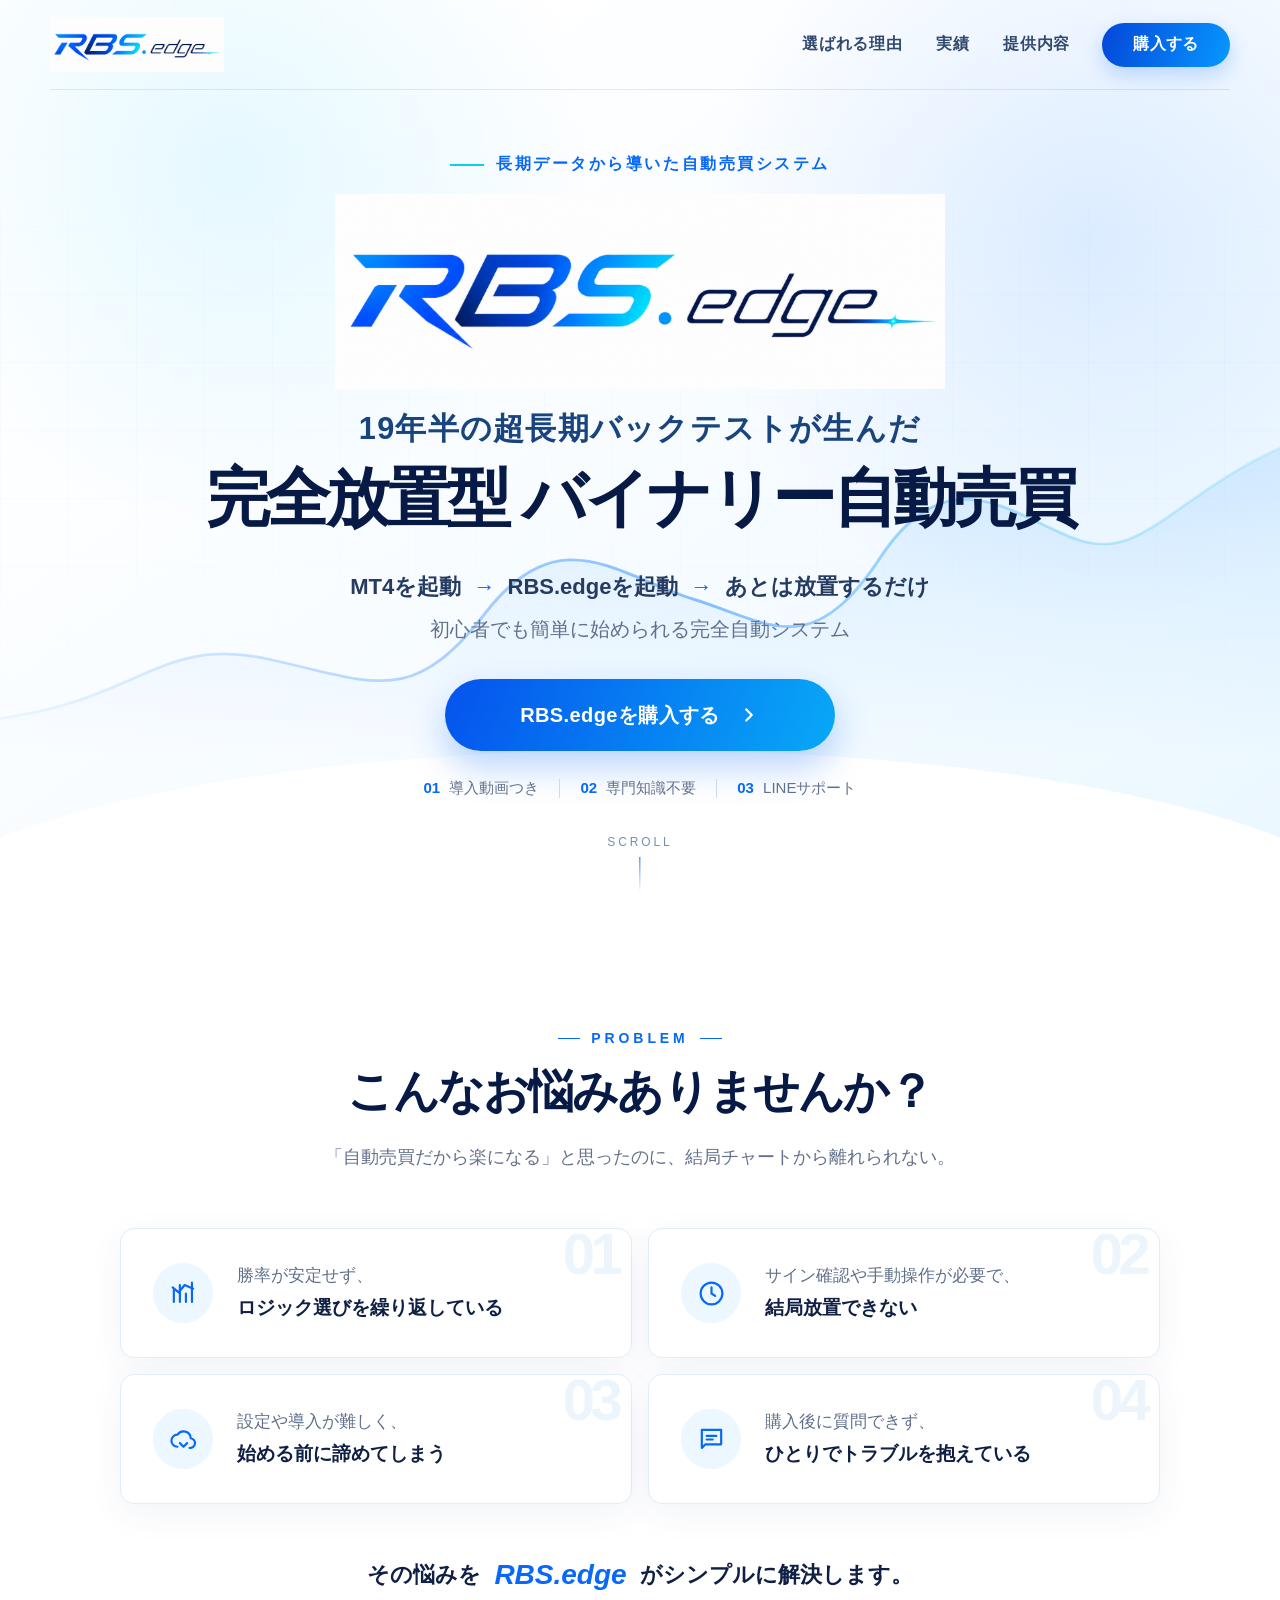
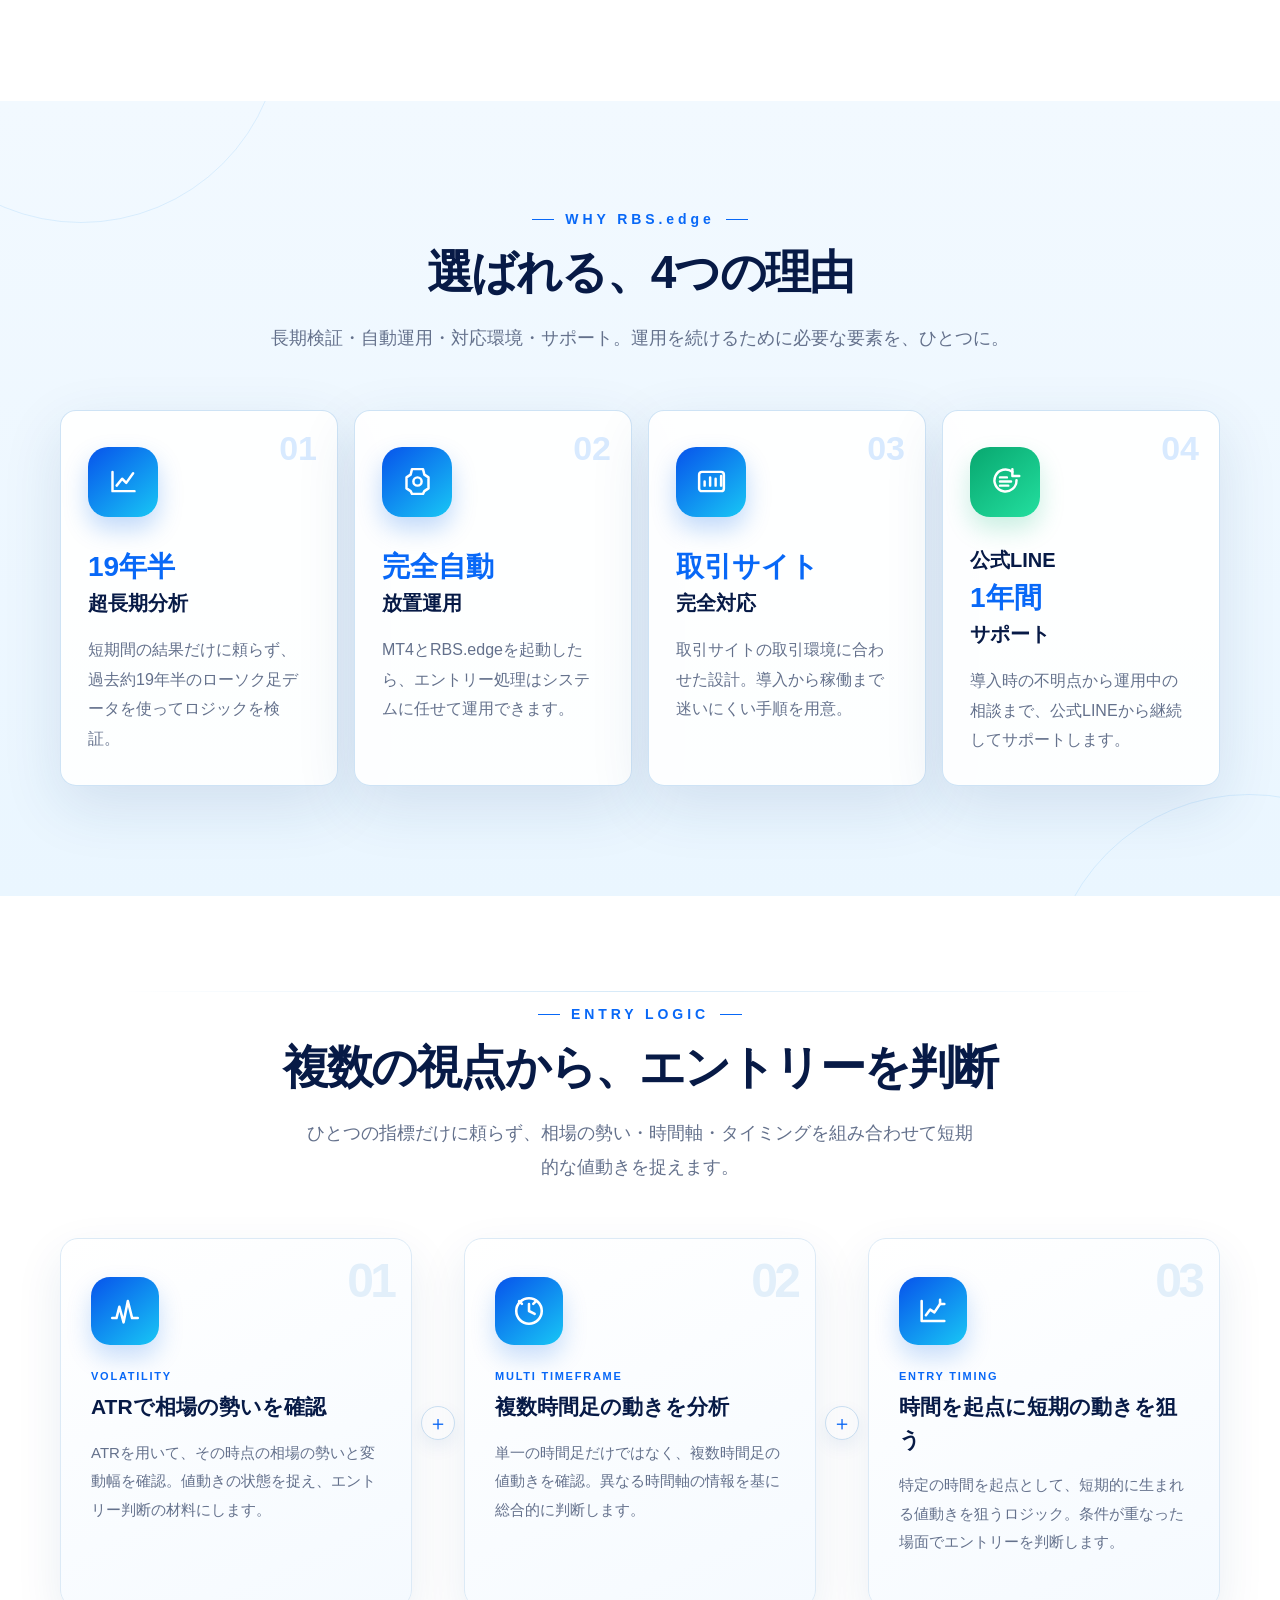
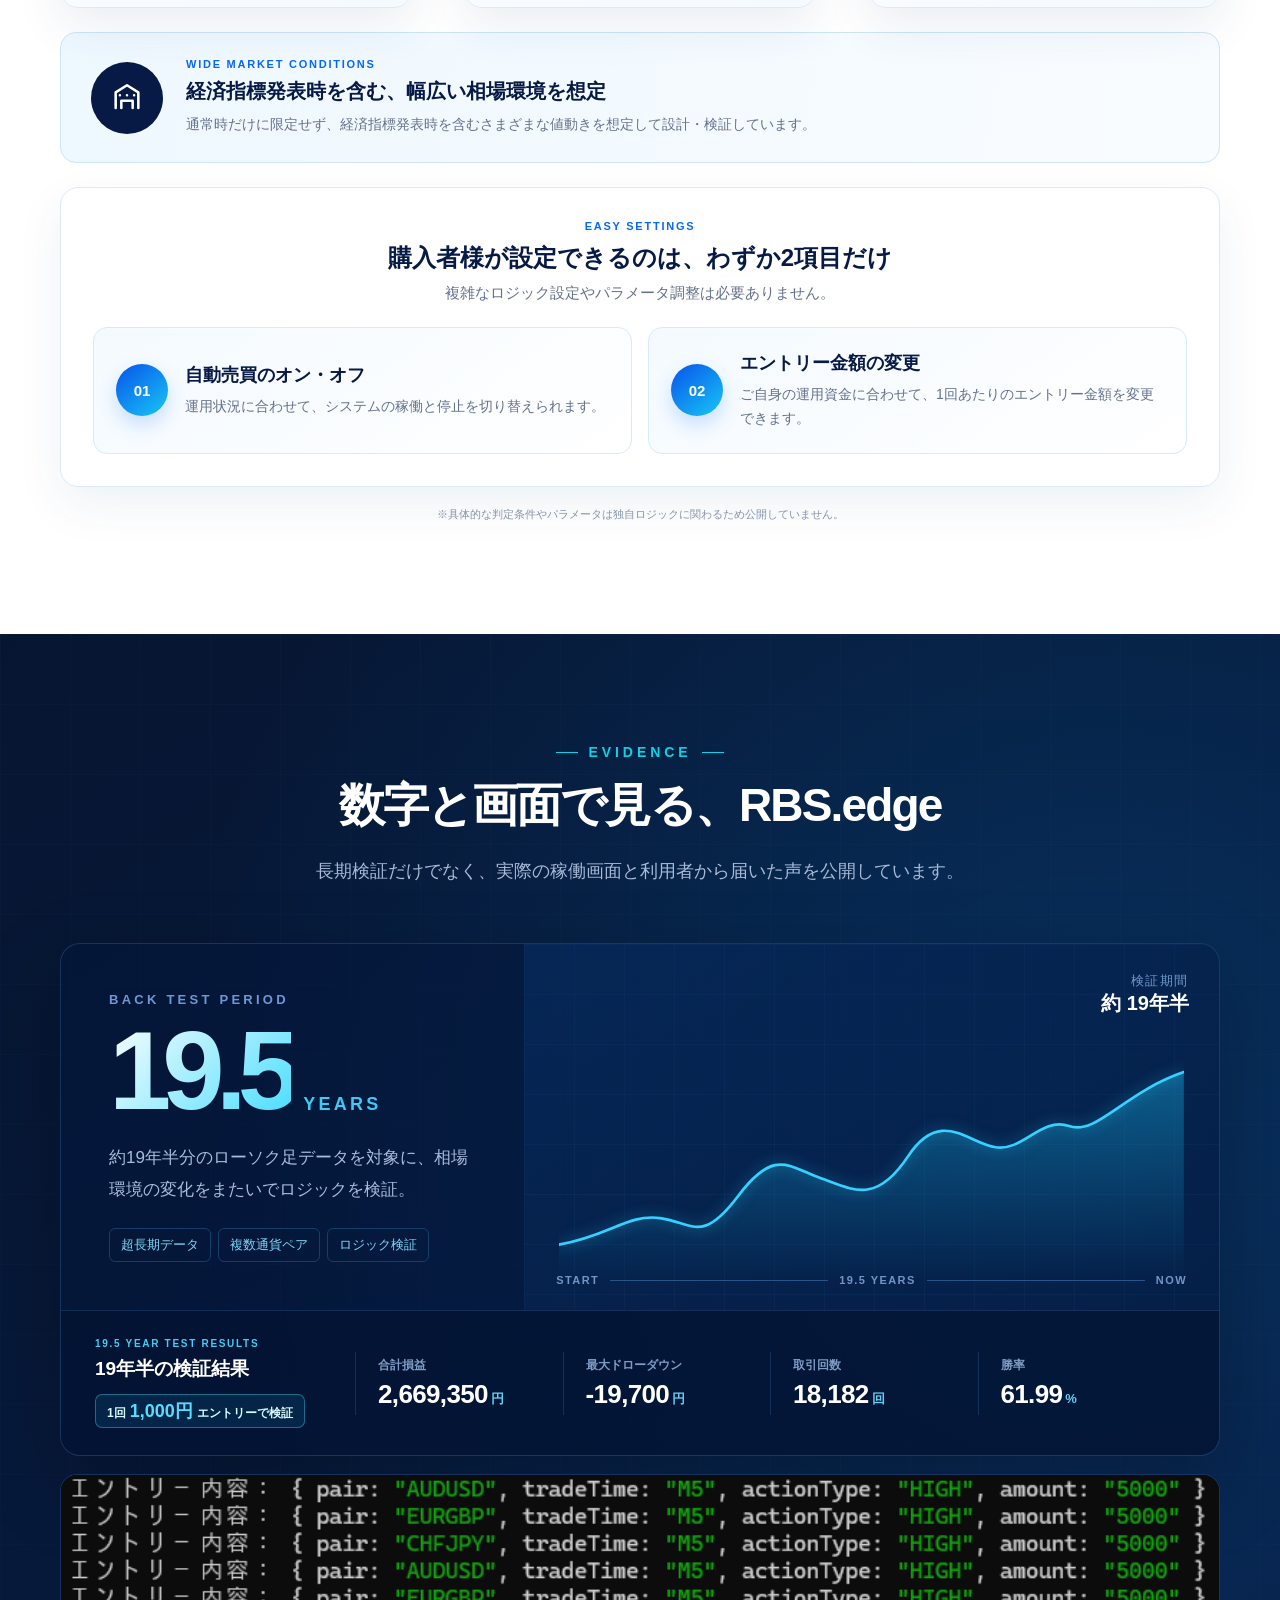
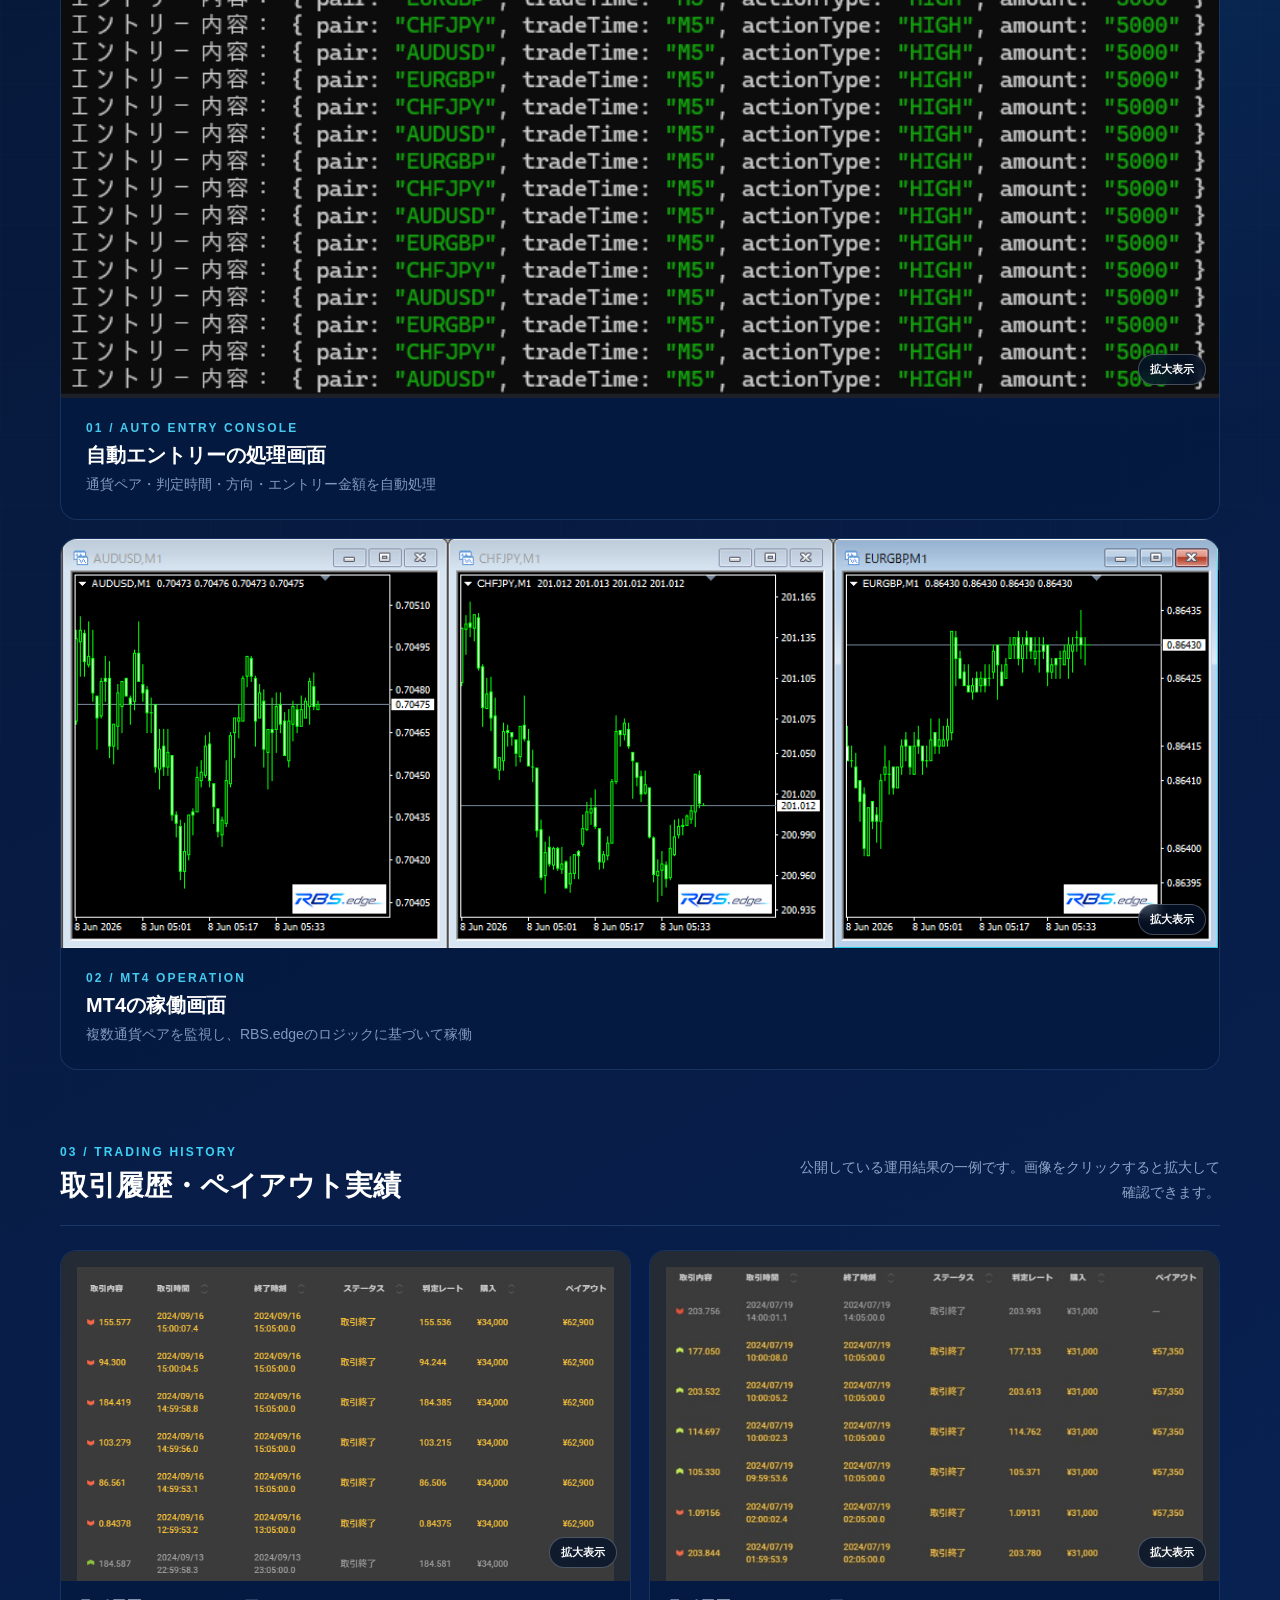
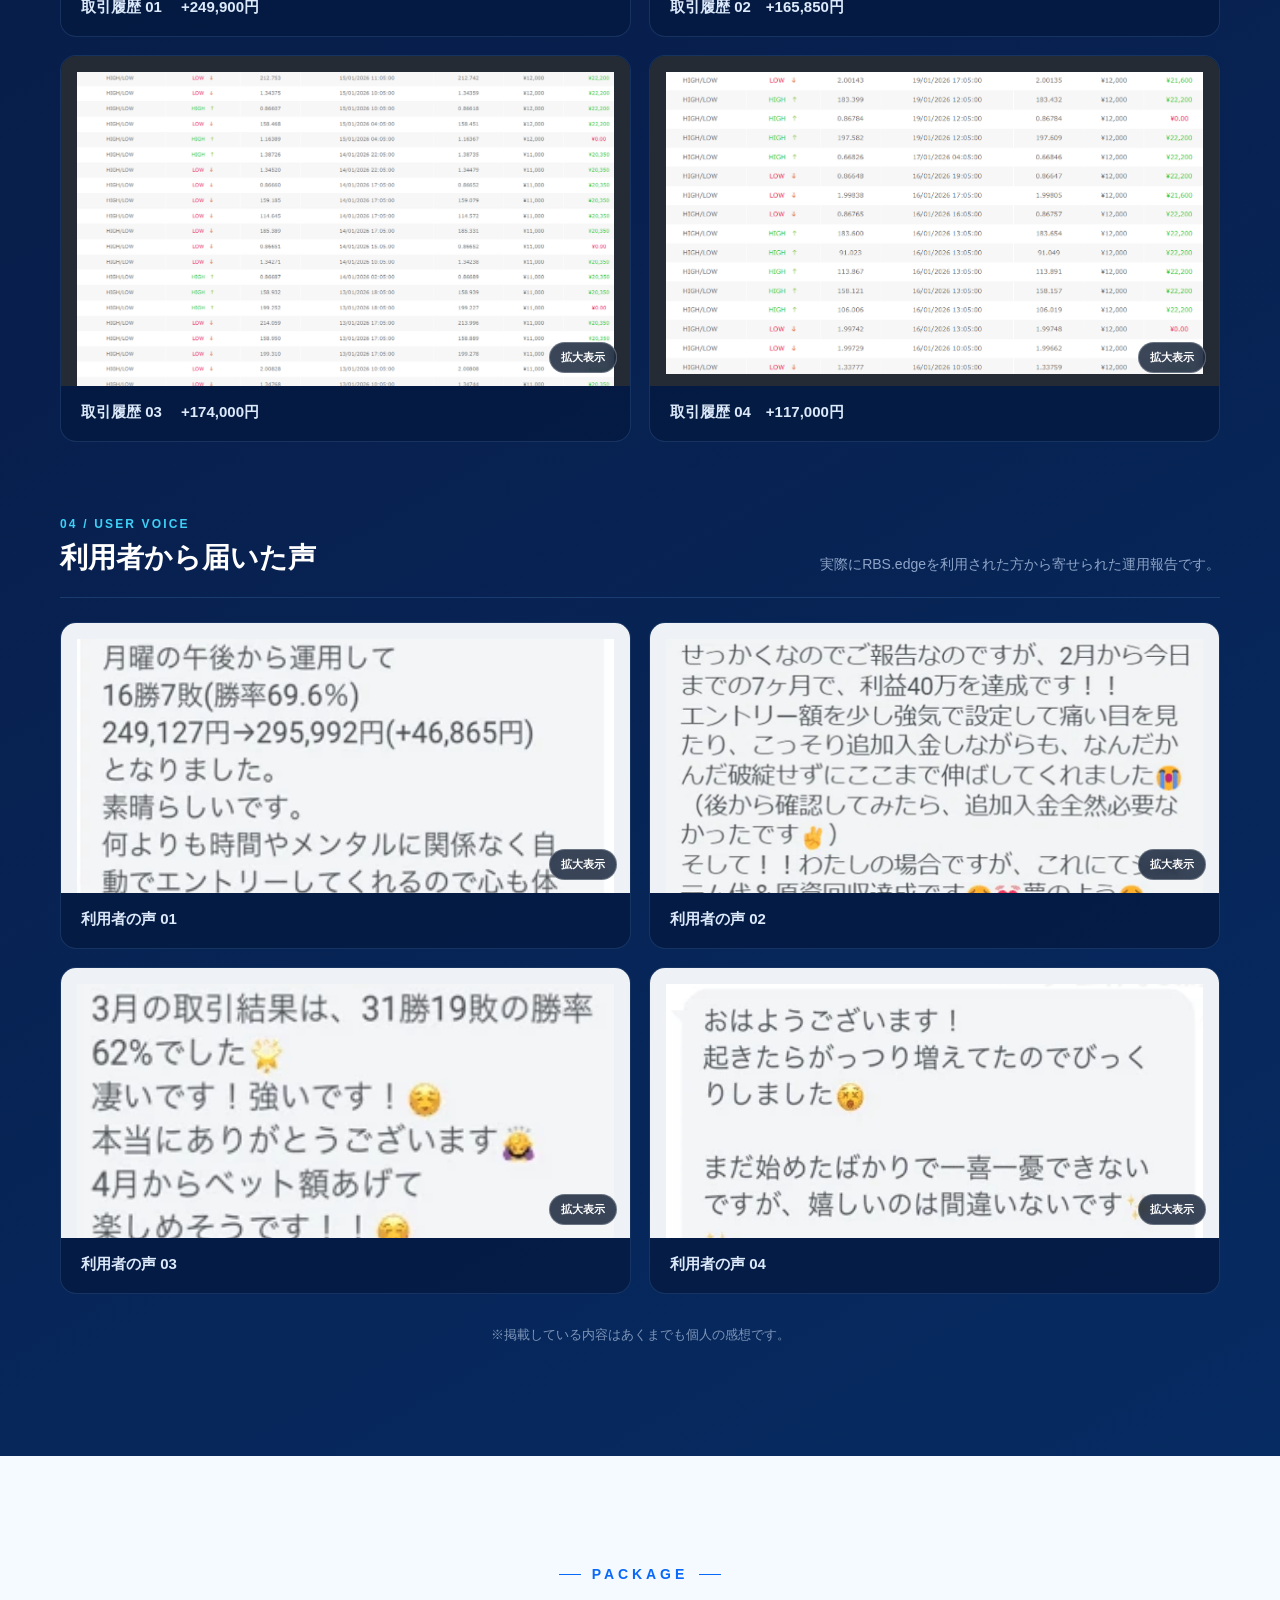
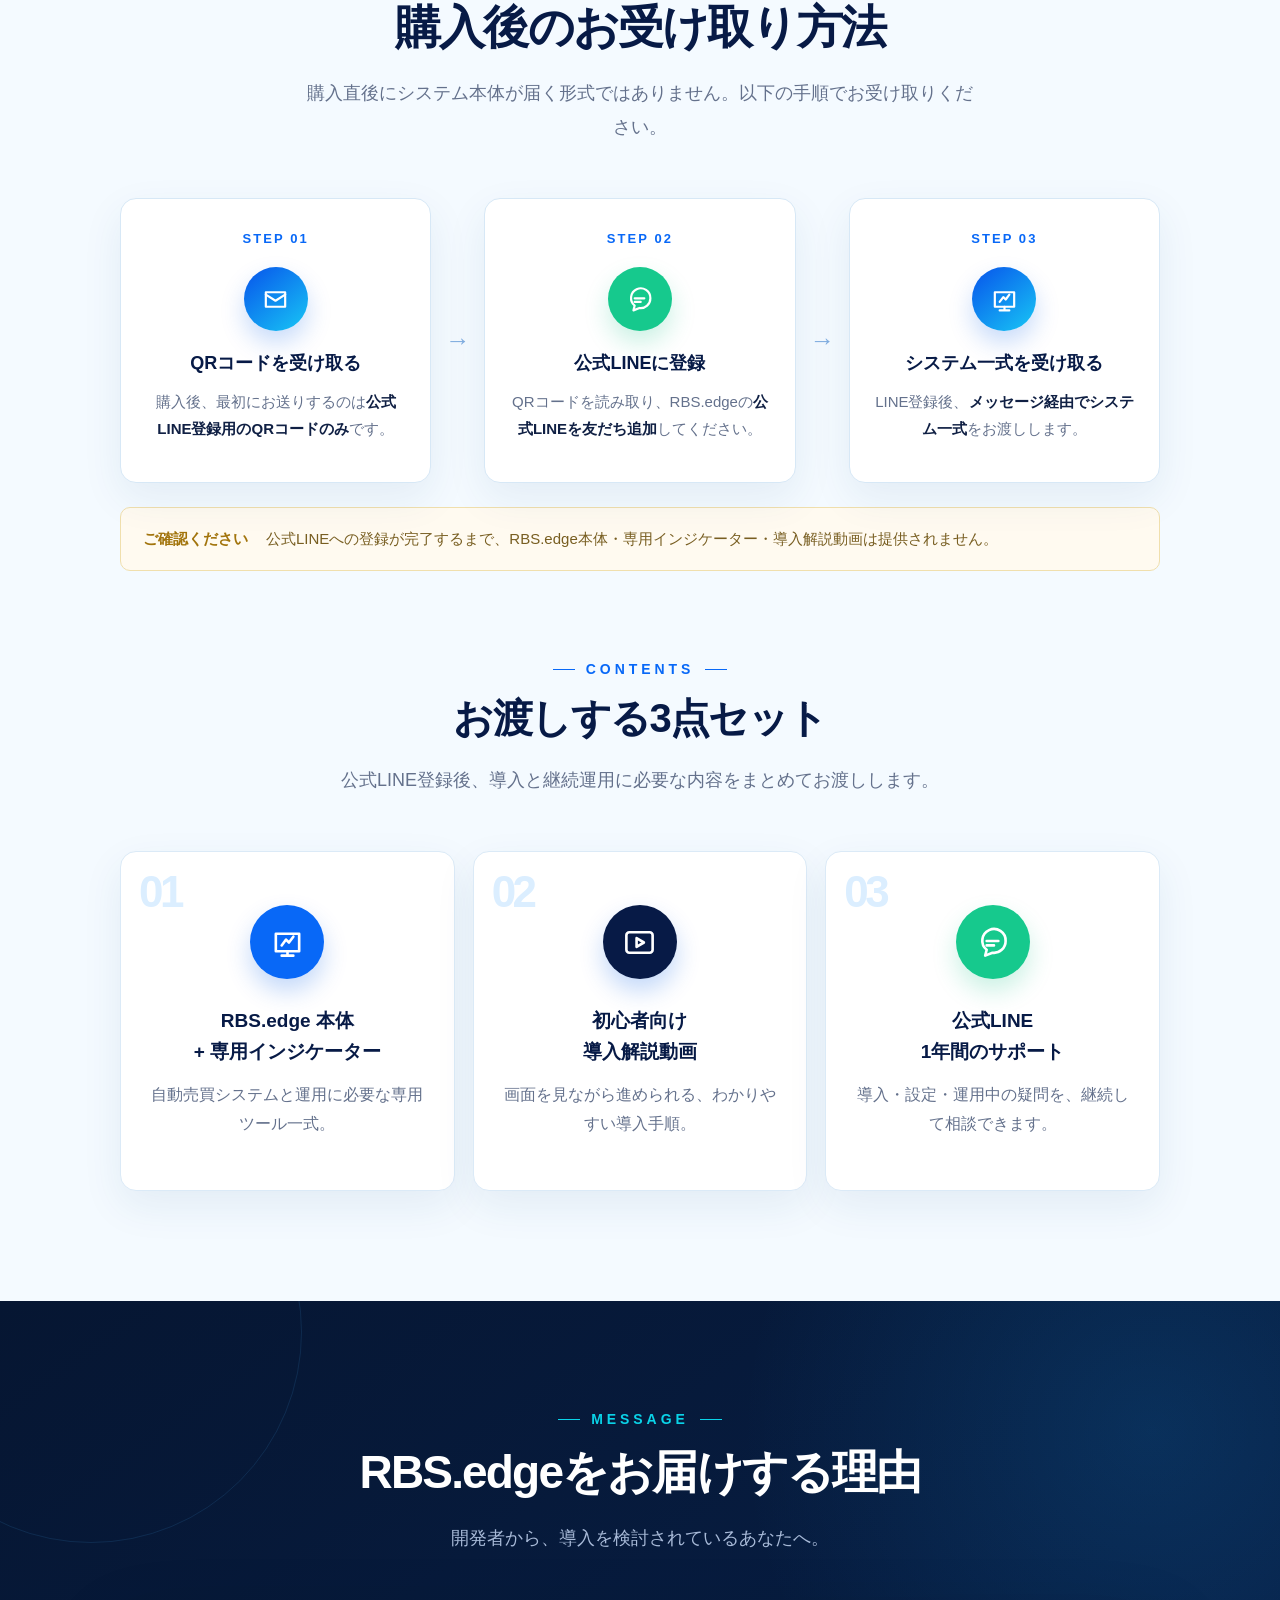
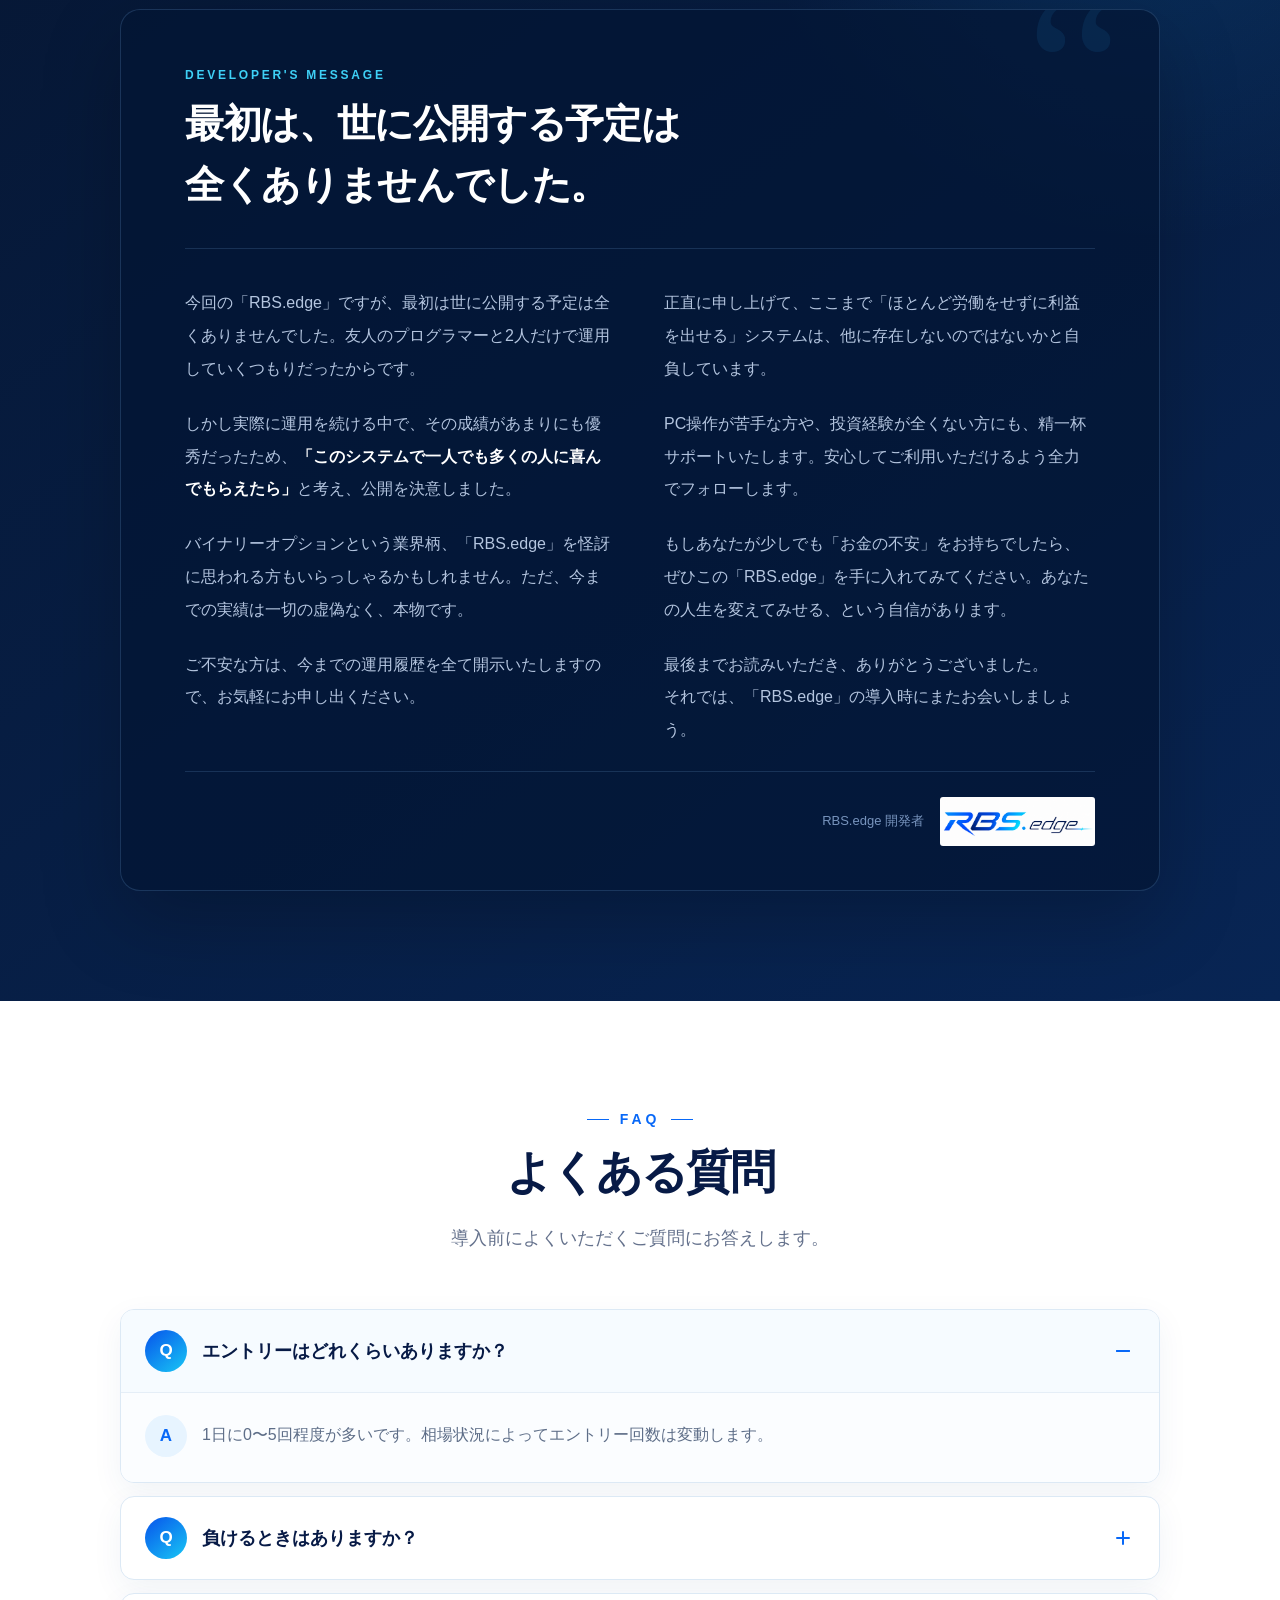
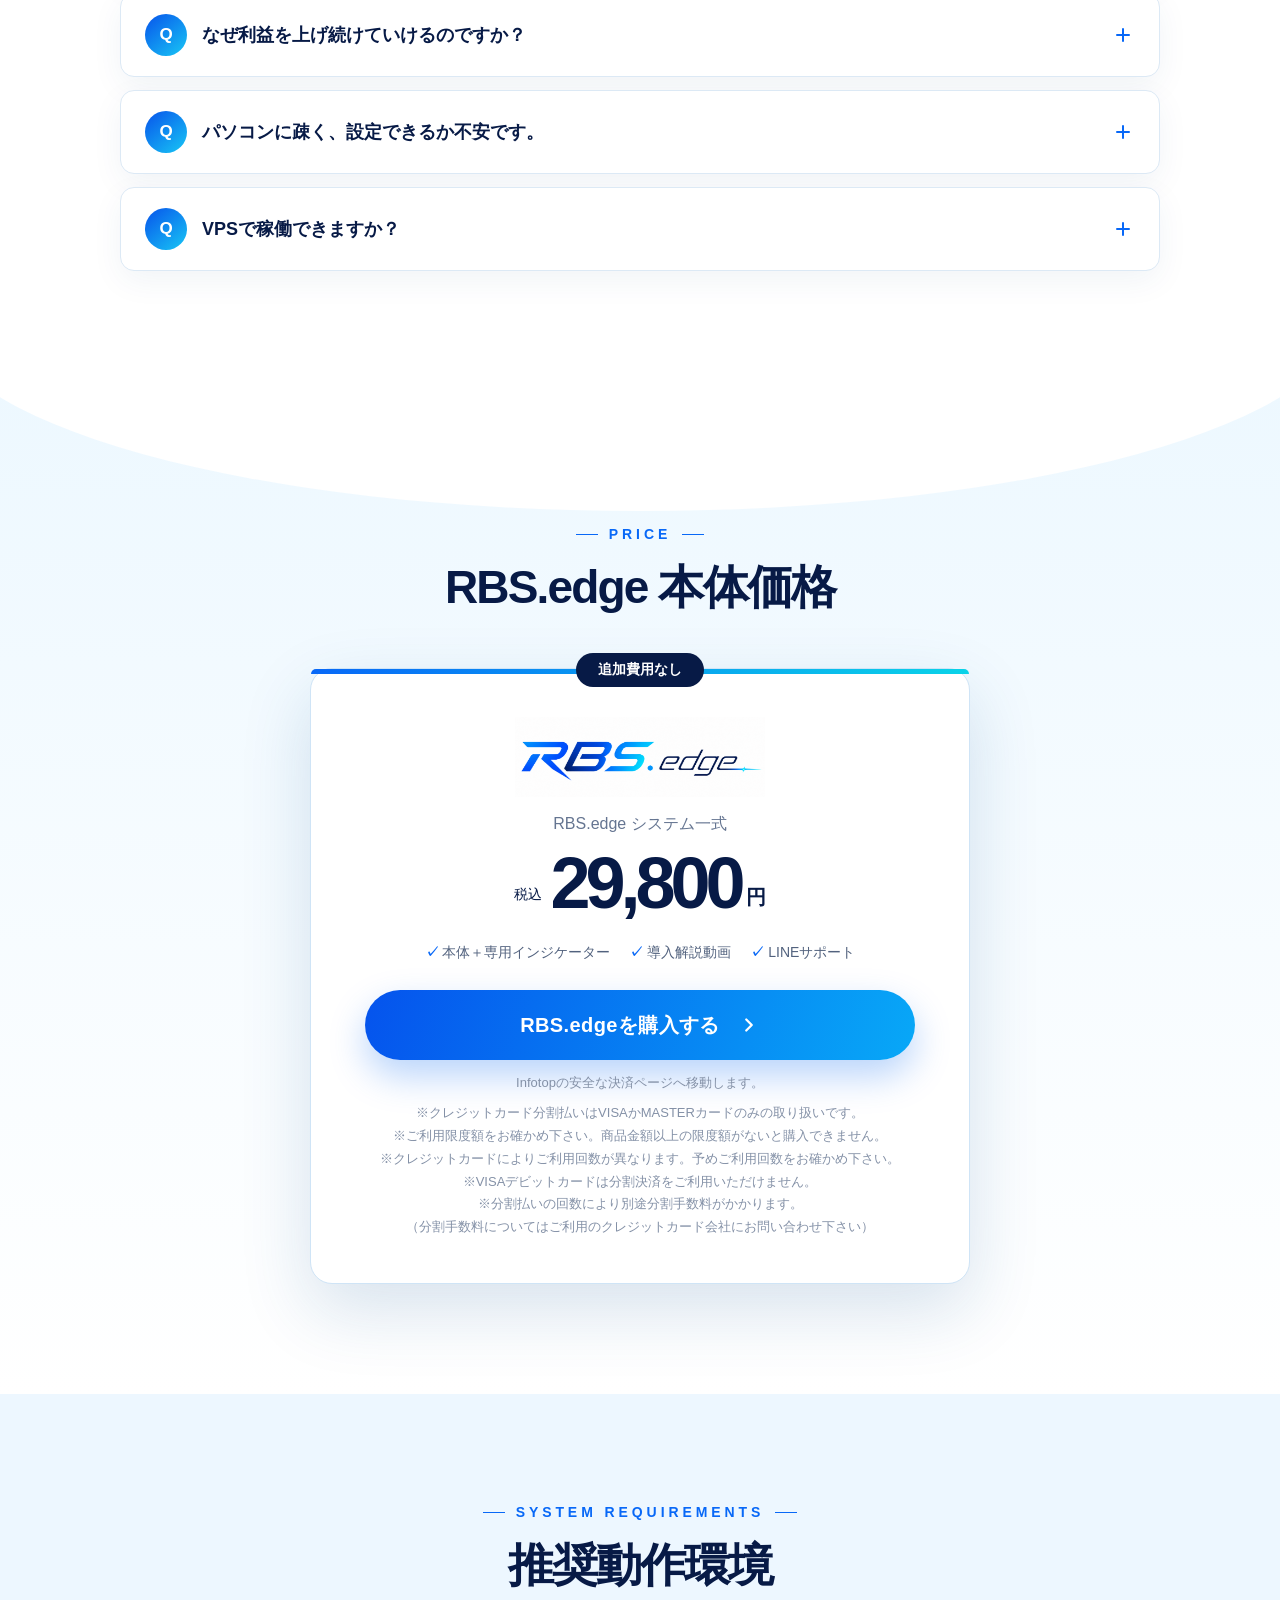
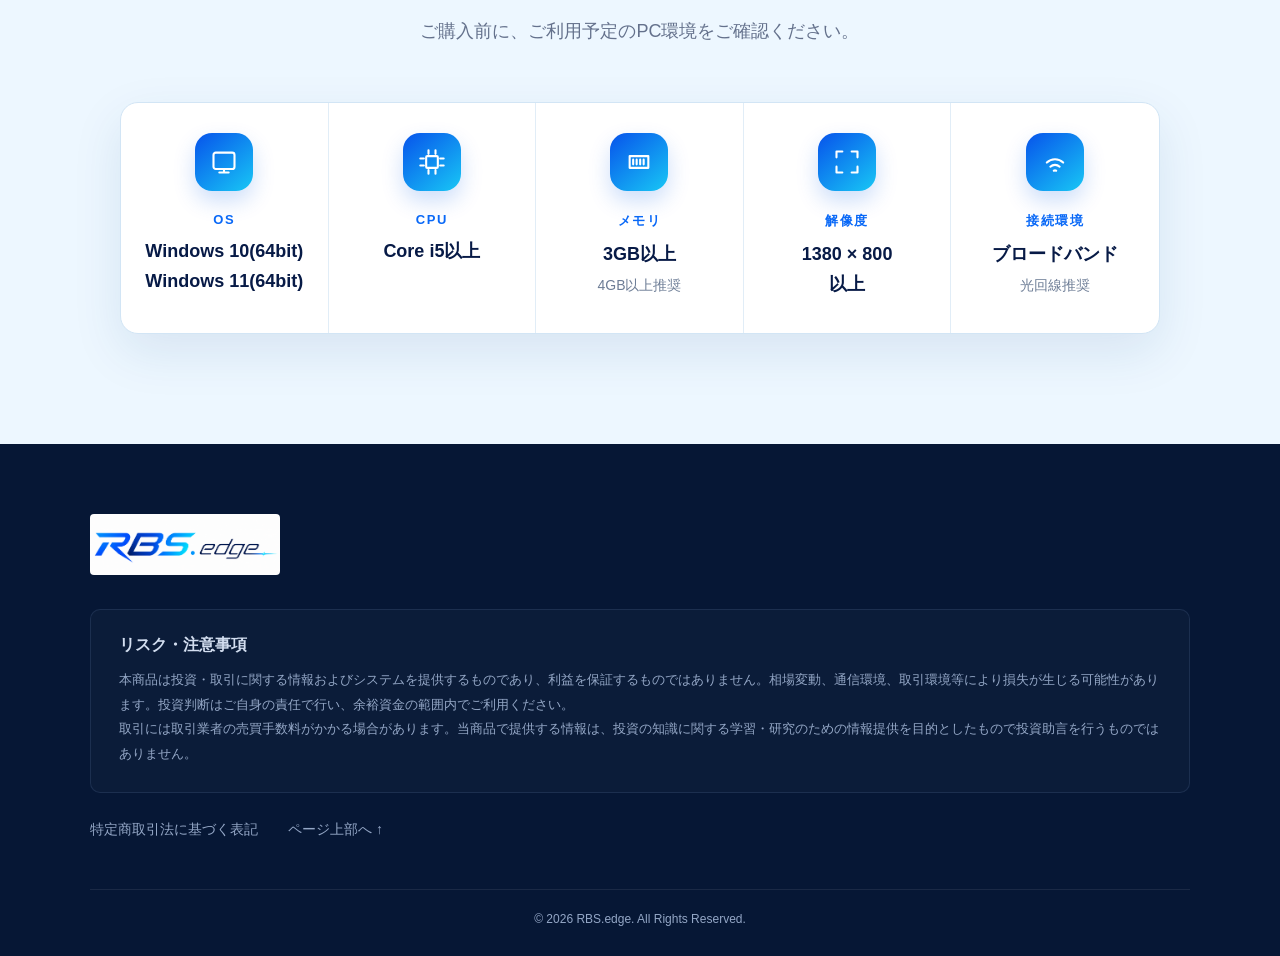
<file: index.html>
<!doctype html>
<html lang="ja">
<head>
  <meta charset="UTF-8">
  <meta name="viewport" content="width=device-width, initial-scale=1.0">
  <meta name="description" content="19年半の超長期バックテストから生まれた、完全放置型バイナリー自動売買システム RBS.edge。">
  <title>RBS.edge | 完全放置型バイナリー自動売買</title>
  <link rel="icon" href="assets/logo.png" type="image/png">
  <link rel="stylesheet" href="styles.css">
</head>
<body>
  <header class="site-header">
    <a class="header-logo" href="#top" aria-label="RBS.edge トップへ">
      <img src="assets/logo.png" alt="RBS.edge">
    </a>
    <nav class="header-nav" aria-label="メインナビゲーション">
      <a href="#features">選ばれる理由</a>
      <a href="#results">実績</a>
      <a href="#contents">提供内容</a>
    </nav>
    <a class="button button-small purchase-link" href="#price">購入する</a>
  </header>

  <main id="top">
    <section class="hero">
      <div class="chart-grid" aria-hidden="true"></div>
      <svg class="hero-chart" viewBox="0 0 1200 360" preserveAspectRatio="none" aria-hidden="true">
        <defs>
          <linearGradient id="chartLine" x1="0" x2="1">
            <stop offset="0" stop-color="#0677ff" stop-opacity=".05"/>
            <stop offset=".55" stop-color="#0677ff" stop-opacity=".45"/>
            <stop offset="1" stop-color="#00cce8" stop-opacity=".12"/>
          </linearGradient>
          <linearGradient id="chartArea" x1="0" x2="0" y1="0" y2="1">
            <stop offset="0" stop-color="#0c8cff" stop-opacity=".12"/>
            <stop offset="1" stop-color="#0c8cff" stop-opacity="0"/>
          </linearGradient>
        </defs>
        <path class="chart-area" d="M0 320 C130 300 150 230 250 255 S385 310 455 205 S580 165 650 190 S760 260 825 145 S950 100 1010 125 S1100 78 1200 25 V360 H0Z"/>
        <path class="chart-line" d="M0 320 C130 300 150 230 250 255 S385 310 455 205 S580 165 650 190 S760 260 825 145 S950 100 1010 125 S1100 78 1200 25"/>
      </svg>

      <div class="hero-content">
        <div class="eyebrow"><span></span>長期データから導いた自動売買システム</div>
        <img class="hero-logo" src="assets/logo.png" alt="RBS.edge">
        <h1>
          <span>19年半の超長期バックテストが生んだ</span>
          完全放置型 バイナリー自動売買
        </h1>
        <p class="hero-lead">
          <strong>MT4を起動 <i>→</i> RBS.edgeを起動 <i>→</i> あとは放置するだけ</strong>
          初心者でも簡単に始められる完全自動システム
        </p>
        <a class="button button-primary button-hero purchase-link" href="#price">
          <span>RBS.edgeを購入する</span>
          <svg viewBox="0 0 24 24" aria-hidden="true"><path d="m9 18 6-6-6-6"/></svg>
        </a>
        <div class="hero-notes">
          <span><b>01</b> 導入動画つき</span>
          <span><b>02</b> 専門知識不要</span>
          <span><b>03</b> LINEサポート</span>
        </div>
      </div>
      <a class="scroll-cue" href="#problems" aria-label="次のセクションへ">
        <span>SCROLL</span><i></i>
      </a>
    </section>

    <section class="problem-section section" id="problems">
      <div class="section-inner narrow">
        <p class="section-kicker">PROBLEM</p>
        <h2>こんなお悩みありませんか？</h2>
        <p class="section-intro">「自動売買だから楽になる」と思ったのに、結局チャートから離れられない。</p>
        <div class="problem-list">
          <article class="problem-card reveal">
            <span class="problem-number">01</span>
            <div class="problem-icon">
              <svg viewBox="0 0 24 24" aria-hidden="true"><path d="M4 19V9m5 10V5m5 14v-7m5 7V3"/><path d="m3 7 5 4 5-6 7 3"/></svg>
            </div>
            <p>勝率が安定せず、<strong>ロジック選びを繰り返している</strong></p>
          </article>
          <article class="problem-card reveal">
            <span class="problem-number">02</span>
            <div class="problem-icon">
              <svg viewBox="0 0 24 24" aria-hidden="true"><circle cx="12" cy="12" r="9"/><path d="M12 7v5l3 2"/></svg>
            </div>
            <p>サイン確認や手動操作が必要で、<strong>結局放置できない</strong></p>
          </article>
          <article class="problem-card reveal">
            <span class="problem-number">03</span>
            <div class="problem-icon">
              <svg viewBox="0 0 24 24" aria-hidden="true"><path d="M7 18a5 5 0 0 1 0-10 6 6 0 0 1 11 3 4 4 0 0 1-1 8"/><path d="m9 15 3 3 3-3"/></svg>
            </div>
            <p>設定や導入が難しく、<strong>始める前に諦めてしまう</strong></p>
          </article>
          <article class="problem-card reveal">
            <span class="problem-number">04</span>
            <div class="problem-icon">
              <svg viewBox="0 0 24 24" aria-hidden="true"><path d="M4 4h16v12H7l-3 3z"/><path d="M8 9h8m-8 3h5"/></svg>
            </div>
            <p>購入後に質問できず、<strong>ひとりでトラブルを抱えている</strong></p>
          </article>
        </div>
        <div class="solution-line">
          <span>その悩みを</span><strong>RBS.edge</strong><span>がシンプルに解決します。</span>
        </div>
      </div>
    </section>

    <section class="features-section section" id="features">
      <div class="section-inner">
        <p class="section-kicker">WHY RBS.edge</p>
        <h2>選ばれる、4つの理由</h2>
        <p class="section-intro features-intro">長期検証・自動運用・対応環境・サポート。運用を続けるために必要な要素を、ひとつに。</p>
        <div class="feature-grid">
          <article class="feature-card reveal">
            <span class="feature-index">01</span>
            <div class="feature-icon">
              <svg viewBox="0 0 24 24" aria-hidden="true"><path d="M4 19V5m0 14h16"/><path d="m7 15 4-5 3 3 5-7"/></svg>
            </div>
            <h3><em>19年半</em>超長期分析</h3>
            <p>短期間の結果だけに頼らず、過去約19年半のローソク足データを使ってロジックを検証。</p>
          </article>
          <article class="feature-card reveal">
            <span class="feature-index">02</span>
            <div class="feature-icon">
              <svg viewBox="0 0 24 24" aria-hidden="true"><path d="M8 3h8l1 4 3 2v8l-3 2-1 2H8l-1-2-3-2V9l3-2z"/><circle cx="12" cy="12" r="3"/></svg>
            </div>
            <h3><em>完全自動</em>放置運用</h3>
            <p>MT4とRBS.edgeを起動したら、エントリー処理はシステムに任せて運用できます。</p>
          </article>
          <article class="feature-card reveal">
            <span class="feature-index">03</span>
            <div class="feature-icon">
              <svg viewBox="0 0 24 24" aria-hidden="true"><rect x="3" y="5" width="18" height="14" rx="2"/><path d="M7 15v-3m4 3V9m4 6v-5m4 5v-7"/></svg>
            </div>
            <h3><em>取引サイト</em>完全対応</h3>
            <p>取引サイトの取引環境に合わせた設計。導入から稼働まで迷いにくい手順を用意。</p>
          </article>
          <article class="feature-card reveal">
            <span class="feature-index">04</span>
            <div class="feature-icon green">
              <svg viewBox="0 0 24 24" aria-hidden="true"><path d="M20 11a8 8 0 1 1-3-6"/><path d="M17 3v5h5"/><path d="M8 12h8M8 9h5m-5 6h6"/></svg>
            </div>
            <h3>公式LINE <em>1年間</em>サポート</h3>
            <p>導入時の不明点から運用中の相談まで、公式LINEから継続してサポートします。</p>
          </article>
        </div>
      </div>
    </section>

    <section class="logic-section section" id="logic">
      <div class="section-inner">
        <p class="section-kicker">ENTRY LOGIC</p>
        <h2>複数の視点から、エントリーを判断</h2>
        <p class="section-intro">ひとつの指標だけに頼らず、相場の勢い・時間軸・タイミングを組み合わせて短期的な値動きを捉えます。</p>

        <div class="logic-flow">
          <article class="logic-card reveal">
            <span class="logic-index">01</span>
            <div class="logic-icon">
              <svg viewBox="0 0 24 24" aria-hidden="true"><path d="M3 17h3l2-8 3 11 3-15 3 12h4"/></svg>
            </div>
            <p class="logic-label">VOLATILITY</p>
            <h3>ATRで相場の勢いを確認</h3>
            <p>ATRを用いて、その時点の相場の勢いと変動幅を確認。値動きの状態を捉え、エントリー判断の材料にします。</p>
          </article>

          <div class="logic-connector" aria-hidden="true"><span>＋</span></div>

          <article class="logic-card reveal">
            <span class="logic-index">02</span>
            <div class="logic-icon">
              <svg viewBox="0 0 24 24" aria-hidden="true"><circle cx="12" cy="12" r="9"/><path d="M12 7v5l4 2"/><path d="M5 5l2 2m10-2-2 2"/></svg>
            </div>
            <p class="logic-label">MULTI TIMEFRAME</p>
            <h3>複数時間足の動きを分析</h3>
            <p>単一の時間足だけではなく、複数時間足の値動きを確認。異なる時間軸の情報を基に総合的に判断します。</p>
          </article>

          <div class="logic-connector" aria-hidden="true"><span>＋</span></div>

          <article class="logic-card reveal">
            <span class="logic-index">03</span>
            <div class="logic-icon">
              <svg viewBox="0 0 24 24" aria-hidden="true"><path d="M4 19V5m0 14h16"/><path d="m7 15 3-4 3 2 4-6"/><path d="M17 4v3h3"/></svg>
            </div>
            <p class="logic-label">ENTRY TIMING</p>
            <h3>時間を起点に短期の動きを狙う</h3>
            <p>特定の時間を起点として、短期的に生まれる値動きを狙うロジック。条件が重なった場面でエントリーを判断します。</p>
          </article>
        </div>

        <div class="logic-environment reveal">
          <div class="logic-environment-icon">
            <svg viewBox="0 0 24 24" aria-hidden="true"><path d="M4 19V8l8-5 8 5v11"/><path d="M8 19v-5h8v5M7 10h.01M12 10h.01M17 10h.01"/></svg>
          </div>
          <div>
            <span>WIDE MARKET CONDITIONS</span>
            <strong>経済指標発表時を含む、幅広い相場環境を想定</strong>
            <p>通常時だけに限定せず、経済指標発表時を含むさまざまな値動きを想定して設計・検証しています。</p>
          </div>
        </div>

        <div class="user-settings reveal">
          <div class="user-settings-heading">
            <span>EASY SETTINGS</span>
            <h3>購入者様が設定できるのは、わずか2項目だけ</h3>
            <p>複雑なロジック設定やパラメータ調整は必要ありません。</p>
          </div>
          <div class="user-settings-grid">
            <article class="user-setting-item">
              <span class="user-setting-number">01</span>
              <div>
                <h4>自動売買のオン・オフ</h4>
                <p>運用状況に合わせて、システムの稼働と停止を切り替えられます。</p>
              </div>
            </article>
            <article class="user-setting-item">
              <span class="user-setting-number">02</span>
              <div>
                <h4>エントリー金額の変更</h4>
                <p>ご自身の運用資金に合わせて、1回あたりのエントリー金額を変更できます。</p>
              </div>
            </article>
          </div>
        </div>
        <p class="logic-note">※具体的な判定条件やパラメータは独自ロジックに関わるため公開していません。</p>
      </div>
    </section>

    <section class="results-section section" id="results">
      <div class="section-inner">
        <p class="section-kicker light">EVIDENCE</p>
        <h2>数字と画面で見る、RBS.edge</h2>
        <p class="section-intro light">長期検証だけでなく、実際の稼働画面と利用者から届いた声を公開しています。</p>

        <div class="backtest-panel reveal">
          <div class="backtest-copy">
            <span class="mini-label">BACK TEST PERIOD</span>
            <h3><strong>19.5</strong><span>YEARS</span></h3>
            <p>約19年半分のローソク足データを対象に、相場環境の変化をまたいでロジックを検証。</p>
            <div class="backtest-tags">
              <span>超長期データ</span><span>複数通貨ペア</span><span>ロジック検証</span>
            </div>
          </div>
          <div class="backtest-visual" aria-label="約19年半のバックテスト期間を表すチャート">
            <div class="chart-stat">
              <small>検証期間</small><b>約 19年半</b>
            </div>
            <svg viewBox="0 0 680 260" preserveAspectRatio="none" aria-hidden="true">
              <defs>
                <linearGradient id="resultArea" x1="0" x2="0" y1="0" y2="1">
                  <stop offset="0" stop-color="#19c8ff" stop-opacity=".35"/>
                  <stop offset="1" stop-color="#19c8ff" stop-opacity="0"/>
                </linearGradient>
              </defs>
              <path class="result-area" d="M0 220 C55 210 75 185 110 190 S155 220 195 165 S250 132 285 145 S345 175 380 120 S445 105 475 110 S525 75 555 86 S615 48 680 25 V260 H0Z"/>
              <path class="result-line" d="M0 220 C55 210 75 185 110 190 S155 220 195 165 S250 132 285 145 S345 175 380 120 S445 105 475 110 S525 75 555 86 S615 48 680 25"/>
            </svg>
            <div class="timeline"><span>START</span><i></i><span>19.5 YEARS</span><i></i><span>NOW</span></div>
          </div>
          <div class="backtest-results">
            <div class="backtest-results-heading">
              <span>19.5 YEAR TEST RESULTS</span>
              <strong>19年半の検証結果</strong>
              <b>1回 <em>1,000円</em> エントリーで検証</b>
            </div>
            <dl class="backtest-metrics">
              <div>
                <dt>合計損益</dt>
                <dd>2,669,350<small>円</small></dd>
              </div>
              <div>
                <dt>最大ドローダウン</dt>
                <dd>-19,700<small>円</small></dd>
              </div>
              <div>
                <dt>取引回数</dt>
                <dd>18,182<small>回</small></dd>
              </div>
              <div>
                <dt>勝率</dt>
                <dd>61.99<small>%</small></dd>
              </div>
            </dl>
          </div>
        </div>

        <div class="evidence-grid operation-grid">
          <figure class="evidence-card operation-card reveal">
            <a class="image-wrap operation-image" href="assets/operation-console.png" target="_blank" rel="noopener">
              <img src="assets/operation-console.png" alt="RBS.edgeの自動エントリー処理を表示するコンソール画面" loading="lazy">
              <span class="zoom-label">拡大表示</span>
            </a>
            <figcaption><span>01 / AUTO ENTRY CONSOLE</span><strong>自動エントリーの処理画面</strong><small>通貨ペア・判定時間・方向・エントリー金額を自動処理</small></figcaption>
          </figure>
          <figure class="evidence-card operation-card reveal">
            <a class="image-wrap operation-image" href="assets/operation-mt4.png" target="_blank" rel="noopener">
              <img src="assets/operation-mt4.png" alt="RBS.edgeを稼働させたMT4チャート画面" loading="lazy">
              <span class="zoom-label">拡大表示</span>
            </a>
            <figcaption><span>02 / MT4 OPERATION</span><strong>MT4の稼働画面</strong><small>複数通貨ペアを監視し、RBS.edgeのロジックに基づいて稼働</small></figcaption>
          </figure>
        </div>

        <div class="evidence-gallery-block">
          <div class="gallery-heading">
            <div>
              <span>03 / TRADING HISTORY</span>
              <h3>取引履歴・ペイアウト実績</h3>
            </div>
            <p>公開している運用結果の一例です。画像をクリックすると拡大して確認できます。</p>
          </div>
          <div class="evidence-gallery payout-gallery">
            <a class="gallery-card reveal" href="assets/payout-result.png" target="_blank" rel="noopener">
              <div class="gallery-image dark">
                <img src="assets/payout-result.png" alt="取引履歴・ペイアウト実績 1" loading="lazy">
                <span class="zoom-label">拡大表示</span>
              </div>
              <strong>取引履歴 01　	+249,900円</strong>
            </a>
            <a class="gallery-card reveal" href="assets/payout-result%20(1).png" target="_blank" rel="noopener">
              <div class="gallery-image dark">
                <img src="assets/payout-result%20(1).png" alt="取引履歴・ペイアウト実績 2" loading="lazy">
                <span class="zoom-label">拡大表示</span>
              </div>
              <strong>取引履歴 02　+165,850円</strong>
            </a>
            <a class="gallery-card reveal" href="assets/payout-result%20(2).png" target="_blank" rel="noopener">
              <div class="gallery-image dark">
                <img src="assets/payout-result%20(2).png" alt="取引履歴・ペイアウト実績 3" loading="lazy">
                <span class="zoom-label">拡大表示</span>
              </div>
              <strong>取引履歴 03　	+174,000円</strong>
            </a>
            <a class="gallery-card reveal" href="assets/payout-result%20(3).png" target="_blank" rel="noopener">
              <div class="gallery-image dark">
                <img src="assets/payout-result%20(3).png" alt="取引履歴・ペイアウト実績 4" loading="lazy">
                <span class="zoom-label">拡大表示</span>
              </div>
              <strong>取引履歴 04　+117,000円</strong>
            </a>
          </div>
        </div>

        <div class="evidence-gallery-block voice-block">
          <div class="gallery-heading">
            <div>
              <span>04 / USER VOICE</span>
              <h3>利用者から届いた声</h3>
            </div>
            <p>実際にRBS.edgeを利用された方から寄せられた運用報告です。</p>
          </div>
          <div class="evidence-gallery voice-gallery">
            <a class="gallery-card reveal" href="assets/user-voice.png" target="_blank" rel="noopener">
              <div class="gallery-image voice">
                <img src="assets/user-voice.png" alt="RBS.edge利用者から届いた声 1" loading="lazy">
                <span class="zoom-label">拡大表示</span>
              </div>
              <strong>利用者の声 01</strong>
            </a>
            <a class="gallery-card reveal" href="assets/user-voice%20(1).png" target="_blank" rel="noopener">
              <div class="gallery-image voice">
                <img src="assets/user-voice%20(1).png" alt="RBS.edge利用者から届いた声 2" loading="lazy">
                <span class="zoom-label">拡大表示</span>
              </div>
              <strong>利用者の声 02</strong>
            </a>
            <a class="gallery-card reveal" href="assets/user-voice%20(2).png" target="_blank" rel="noopener">
              <div class="gallery-image voice">
                <img src="assets/user-voice%20(2).png" alt="RBS.edge利用者から届いた声 3" loading="lazy">
                <span class="zoom-label">拡大表示</span>
              </div>
              <strong>利用者の声 03</strong>
            </a>
            <a class="gallery-card reveal" href="assets/user-voice%20(3).png" target="_blank" rel="noopener">
              <div class="gallery-image voice">
                <img src="assets/user-voice%20(3).png" alt="RBS.edge利用者から届いた声 4" loading="lazy">
                <span class="zoom-label">拡大表示</span>
              </div>
              <strong>利用者の声 04</strong>
            </a>
          </div>
        </div>
        <p class="result-note">※掲載している内容はあくまでも個人の感想です。</p>
      </div>
    </section>

    <section class="contents-section section" id="contents">
      <div class="section-inner narrow">
        <p class="section-kicker">PACKAGE</p>
        <h2>購入後のお受け取り方法</h2>
        <p class="section-intro">購入直後にシステム本体が届く形式ではありません。以下の手順でお受け取りください。</p>
        <div class="delivery-flow">
          <article class="delivery-step">
            <span>STEP 01</span>
            <div class="delivery-icon">
              <svg viewBox="0 0 24 24" aria-hidden="true"><path d="M4 6h16v12H4z"/><path d="m4 8 8 5 8-5"/></svg>
            </div>
            <h3>QRコードを受け取る</h3>
            <p>購入後、最初にお送りするのは<strong>公式LINE登録用のQRコードのみ</strong>です。</p>
          </article>
          <i class="delivery-arrow" aria-hidden="true">→</i>
          <article class="delivery-step">
            <span>STEP 02</span>
            <div class="delivery-icon line">
              <svg viewBox="0 0 24 24" aria-hidden="true"><path d="M21 11a8 8 0 0 1-9 8l-5 2 1-4a8 8 0 1 1 13-6z"/><path d="M8 11h8m-8 3h5"/></svg>
            </div>
            <h3>公式LINEに登録</h3>
            <p>QRコードを読み取り、RBS.edgeの<strong>公式LINEを友だち追加</strong>してください。</p>
          </article>
          <i class="delivery-arrow" aria-hidden="true">→</i>
          <article class="delivery-step">
            <span>STEP 03</span>
            <div class="delivery-icon">
              <svg viewBox="0 0 24 24" aria-hidden="true"><path d="M4 6h16v12H4z"/><path d="M8 21h8M12 18v3"/><path d="m8 14 3-4 2 2 3-4"/></svg>
            </div>
            <h3>システム一式を受け取る</h3>
            <p>LINE登録後、<strong>メッセージ経由でシステム一式</strong>をお渡しします。</p>
          </article>
        </div>
        <div class="delivery-notice">
          <strong>ご確認ください</strong>
          <span>公式LINEへの登録が完了するまで、RBS.edge本体・専用インジケーター・導入解説動画は提供されません。</span>
        </div>

        <p class="section-kicker package-kicker">CONTENTS</p>
        <h2 class="package-heading">お渡しする3点セット</h2>
        <p class="section-intro">公式LINE登録後、導入と継続運用に必要な内容をまとめてお渡しします。</p>
        <div class="package-grid">
          <article class="package-card reveal">
            <span class="package-num">01</span>
            <div class="package-icon blue">
              <svg viewBox="0 0 24 24" aria-hidden="true"><path d="M4 6h16v12H4z"/><path d="M8 21h8M12 18v3"/><path d="m8 14 3-4 2 2 3-4"/></svg>
            </div>
            <h3>RBS.edge 本体<br>+ 専用インジケーター</h3>
            <p>自動売買システムと運用に必要な専用ツール一式。</p>
          </article>
          <article class="package-card reveal">
            <span class="package-num">02</span>
            <div class="package-icon navy">
              <svg viewBox="0 0 24 24" aria-hidden="true"><rect x="3" y="5" width="18" height="14" rx="2"/><path d="m10 9 5 3-5 3z"/></svg>
            </div>
            <h3>初心者向け<br>導入解説動画</h3>
            <p>画面を見ながら進められる、わかりやすい導入手順。</p>
          </article>
          <article class="package-card reveal">
            <span class="package-num">03</span>
            <div class="package-icon line">
              <svg viewBox="0 0 24 24" aria-hidden="true"><path d="M21 11a8 8 0 0 1-9 8l-5 2 1-4a8 8 0 1 1 13-6z"/><path d="M8 11h8m-8 3h5"/></svg>
            </div>
            <h3>公式LINE<br>1年間のサポート</h3>
            <p>導入・設定・運用中の疑問を、継続して相談できます。</p>
          </article>
        </div>
      </div>
    </section>

    <section class="message-section section" id="message">
      <div class="section-inner narrow">
        <p class="section-kicker light">MESSAGE</p>
        <h2>RBS.edgeをお届けする理由</h2>
        <p class="section-intro light">開発者から、導入を検討されているあなたへ。</p>
        <div class="message-card reveal">
          <div class="message-heading">
            <span>DEVELOPER'S MESSAGE</span>
            <strong>最初は、世に公開する予定は<br>全くありませんでした。</strong>
          </div>
          <div class="message-body">
            <p>今回の「RBS.edge」ですが、最初は世に公開する予定は全くありませんでした。友人のプログラマーと2人だけで運用していくつもりだったからです。</p>
            <p>しかし実際に運用を続ける中で、その成績があまりにも優秀だったため、<strong>「このシステムで一人でも多くの人に喜んでもらえたら」</strong>と考え、公開を決意しました。</p>
            <p>バイナリーオプションという業界柄、「RBS.edge」を怪訝に思われる方もいらっしゃるかもしれません。ただ、今までの実績は一切の虚偽なく、本物です。</p>
            <p>ご不安な方は、今までの運用履歴を全て開示いたしますので、お気軽にお申し出ください。</p>
            <p>正直に申し上げて、ここまで「ほとんど労働をせずに利益を出せる」システムは、他に存在しないのではないかと自負しています。</p>
            <p>PC操作が苦手な方や、投資経験が全くない方にも、精一杯サポートいたします。安心してご利用いただけるよう全力でフォローします。</p>
            <p>もしあなたが少しでも「お金の不安」をお持ちでしたら、ぜひこの「RBS.edge」を手に入れてみてください。あなたの人生を変えてみせる、という自信があります。</p>
            <p>最後までお読みいただき、ありがとうございました。<br>それでは、「RBS.edge」の導入時にまたお会いしましょう。</p>
          </div>
          <div class="message-sign">
            <span>RBS.edge 開発者</span>
            <img src="assets/logo.png" alt="RBS.edge">
          </div>
        </div>
        <!-- <p class="message-disclaimer">※上記は開発者の見解・意気込みを示すものであり、利益や成果を保証するものではありません。取引では損失が発生する可能性があります。</p> -->
      </div>
    </section>

    <section class="faq-section section" id="faq">
      <div class="section-inner narrow">
        <p class="section-kicker">FAQ</p>
        <h2>よくある質問</h2>
        <p class="section-intro">導入前によくいただくご質問にお答えします。</p>
        <div class="faq-list">
          <details class="faq-item reveal" open>
            <summary>
              <span class="faq-mark">Q</span>
              <strong>エントリーはどれくらいありますか？</strong>
              <i aria-hidden="true"></i>
            </summary>
            <div class="faq-answer">
              <span class="faq-mark">A</span>
              <p>1日に0〜5回程度が多いです。相場状況によってエントリー回数は変動します。</p>
            </div>
          </details>
          <details class="faq-item reveal">
            <summary>
              <span class="faq-mark">Q</span>
              <strong>負けるときはありますか？</strong>
              <i aria-hidden="true"></i>
            </summary>
            <div class="faq-answer">
              <span class="faq-mark">A</span>
              <p>常に勝ち続ける手法は存在しません。本システムは、個々の取引ではなくトータルでの勝ちを目指しています。過去約19年半分のデータで検証していますが、一時的なマイナスや損失が発生する可能性があり、将来の利益を保証するものではありません。</p>
            </div>
          </details>
          <details class="faq-item reveal">
            <summary>
              <span class="faq-mark">Q</span>
              <strong>なぜ利益を上げ続けていけるのですか？</strong>
              <i aria-hidden="true"></i>
            </summary>
            <div class="faq-answer">
              <span class="faq-mark">A</span>
              <p>私しか知らない完全オリジナルのロジックを使用しており、第三者に広まるリスクがなく、エントリーポイントの優位性を確保し続けることができます。</p>
            </div>
          </details>
          <details class="faq-item reveal">
            <summary>
              <span class="faq-mark">Q</span>
              <strong>パソコンに疎く、設定できるか不安です。</strong>
              <i aria-hidden="true"></i>
            </summary>
            <div class="faq-answer">
              <span class="faq-mark">A</span>
              <p>しっかり稼働できるまで、丁寧にサポートいたします。設定中にわからないことがあれば、公式LINEでいつでもご対応致します。</p>
            </div>
          </details>
          <details class="faq-item reveal">
            <summary>
              <span class="faq-mark">Q</span>
              <strong>VPSで稼働できますか？</strong>
              <i aria-hidden="true"></i>
            </summary>
            <div class="faq-answer">
              <span class="faq-mark">A</span>
              <p>VPSでの稼働も可能です。パソコンをお持ちでない方はおすすめのVPS業者をご紹介致しますのでご購入後、メッセージ下さい。</p>
            </div>
          </details>
        </div>
      </div>
    </section>

    <section class="price-section section" id="price">
      <div class="price-wave" aria-hidden="true"></div>
      <div class="section-inner narrow">
        <p class="section-kicker">PRICE</p>
        <h2>RBS.edge 本体価格</h2>
        <div class="price-card reveal">
          <div class="price-badge">追加費用なし</div>
          <img src="assets/logo.png" alt="RBS.edge">
          <p class="price-label">RBS.edge システム一式</p>
          <p class="price"><small>税込</small><strong>29,800</strong><span>円</span></p>
          <div class="included-list">
            <span><i>✓</i> 本体＋専用インジケーター</span>
            <span><i>✓</i> 導入解説動画</span>
            <span><i>✓</i> LINEサポート</span>
          </div>
          <a class="button button-primary button-price purchase-link" href="https://www.infotop.jp/order.php?iid=106174">
            <span>RBS.edgeを購入する</span>
            <svg viewBox="0 0 24 24" aria-hidden="true"><path d="m9 18 6-6-6-6"/></svg>
          </a>
          <p class="payment-note">Infotopの安全な決済ページへ移動します。</p>
          <ul class="payment-cautions">
            <li>※クレジットカード分割払いはVISAかMASTERカードのみの取り扱いです。</li>
            <li>※ご利用限度額をお確かめ下さい。商品金額以上の限度額がないと購入できません。</li>
            <li>※クレジットカードによりご利用回数が異なります。予めご利用回数をお確かめ下さい。</li>
            <li>※VISAデビットカードは分割決済をご利用いただけません。</li>
            <li>※分割払いの回数により別途分割手数料がかかります。</li>
            <li>（分割手数料についてはご利用のクレジットカード会社にお問い合わせ下さい）</li>
          </ul>
        </div>
      </div>
    </section>

    <section class="requirements-section section" id="requirements">
      <div class="section-inner narrow">
        <p class="section-kicker">SYSTEM REQUIREMENTS</p>
        <h2>推奨動作環境</h2>
        <p class="section-intro">ご購入前に、ご利用予定のPC環境をご確認ください。</p>
        <div class="requirements-card reveal">
          <div class="requirement-item">
            <div class="requirement-icon">
              <svg viewBox="0 0 24 24" aria-hidden="true"><rect x="3" y="4" width="18" height="14" rx="2"/><path d="M8 21h8M12 18v3"/></svg>
            </div>
            <span>OS</span>
            <strong>Windows 10(64bit)<br>Windows 11(64bit)</strong>
          </div>
          <div class="requirement-item">
            <div class="requirement-icon">
              <svg viewBox="0 0 24 24" aria-hidden="true"><rect x="7" y="7" width="10" height="10" rx="1"/><path d="M9 2v3m6-3v3M9 19v3m6-3v3M2 9h3m-3 6h3m14-6h3m-3 6h3"/></svg>
            </div>
            <span>CPU</span>
            <strong>Core i5以上</strong>
          </div>
          <div class="requirement-item">
            <div class="requirement-icon">
              <svg viewBox="0 0 24 24" aria-hidden="true"><path d="M4 7h16v10H4z"/><path d="M7 10v4m3-4v4m3-4v4m3-4v4"/></svg>
            </div>
            <span>メモリ</span>
            <strong>3GB以上<br><small>4GB以上推奨</small></strong>
          </div>
          <div class="requirement-item">
            <div class="requirement-icon">
              <svg viewBox="0 0 24 24" aria-hidden="true"><path d="M8 3H3v5m13-5h5v5M8 21H3v-5m13 5h5v-5"/></svg>
            </div>
            <span>解像度</span>
            <strong>1380 × 800<br>以上</strong>
          </div>
          <div class="requirement-item">
            <div class="requirement-icon">
              <svg viewBox="0 0 24 24" aria-hidden="true"><path d="M5 12.5a10 10 0 0 1 14 0M8 16a6 6 0 0 1 8 0M11 19.5a2 2 0 0 1 2 0"/></svg>
            </div>
            <span>接続環境</span>
            <strong>ブロードバンド<br><small>光回線推奨</small></strong>
          </div>
        </div>
      </div>
    </section>
  </main>

  <footer class="site-footer">
    <div class="footer-inner">
      <img src="assets/logo.png" alt="RBS.edge">
      <div class="footer-copy">
        <h2>リスク・注意事項</h2>
        <p>本商品は投資・取引に関する情報およびシステムを提供するものであり、利益を保証するものではありません。相場変動、通信環境、取引環境等により損失が生じる可能性があります。投資判断はご自身の責任で行い、余裕資金の範囲内でご利用ください。
          <br>取引には取引業者の売買手数料がかかる場合があります。当商品で提供する情報は、投資の知識に関する学習・研究のための情報提供を目的としたもので投資助言を行うものではありません。
        </p>
      </div>
      <div class="footer-links">
        <a href="legal.html">特定商取引法に基づく表記</a>
        <a href="#top">ページ上部へ ↑</a>
      </div>
      <p class="copyright">© 2026 RBS.edge. All Rights Reserved.</p>
    </div>
  </footer>

  <div class="mobile-cta">
    <div><small>本体価格</small><strong>29,800円</strong></div>
    <a class="button button-primary purchase-link" href="#price">購入する</a>
  </div>

  <script src="script.js"></script>
  <!-- Cloudflare Web Analytics -->
  <script type="module" src="https://static.cloudflareinsights.com/beacon.min.js" data-cf-beacon='{"token": "950b5f69035c40e4a094d760af91b426"}'></script>
  <!-- End Cloudflare Web Analytics -->
</body>
</html>
</file>
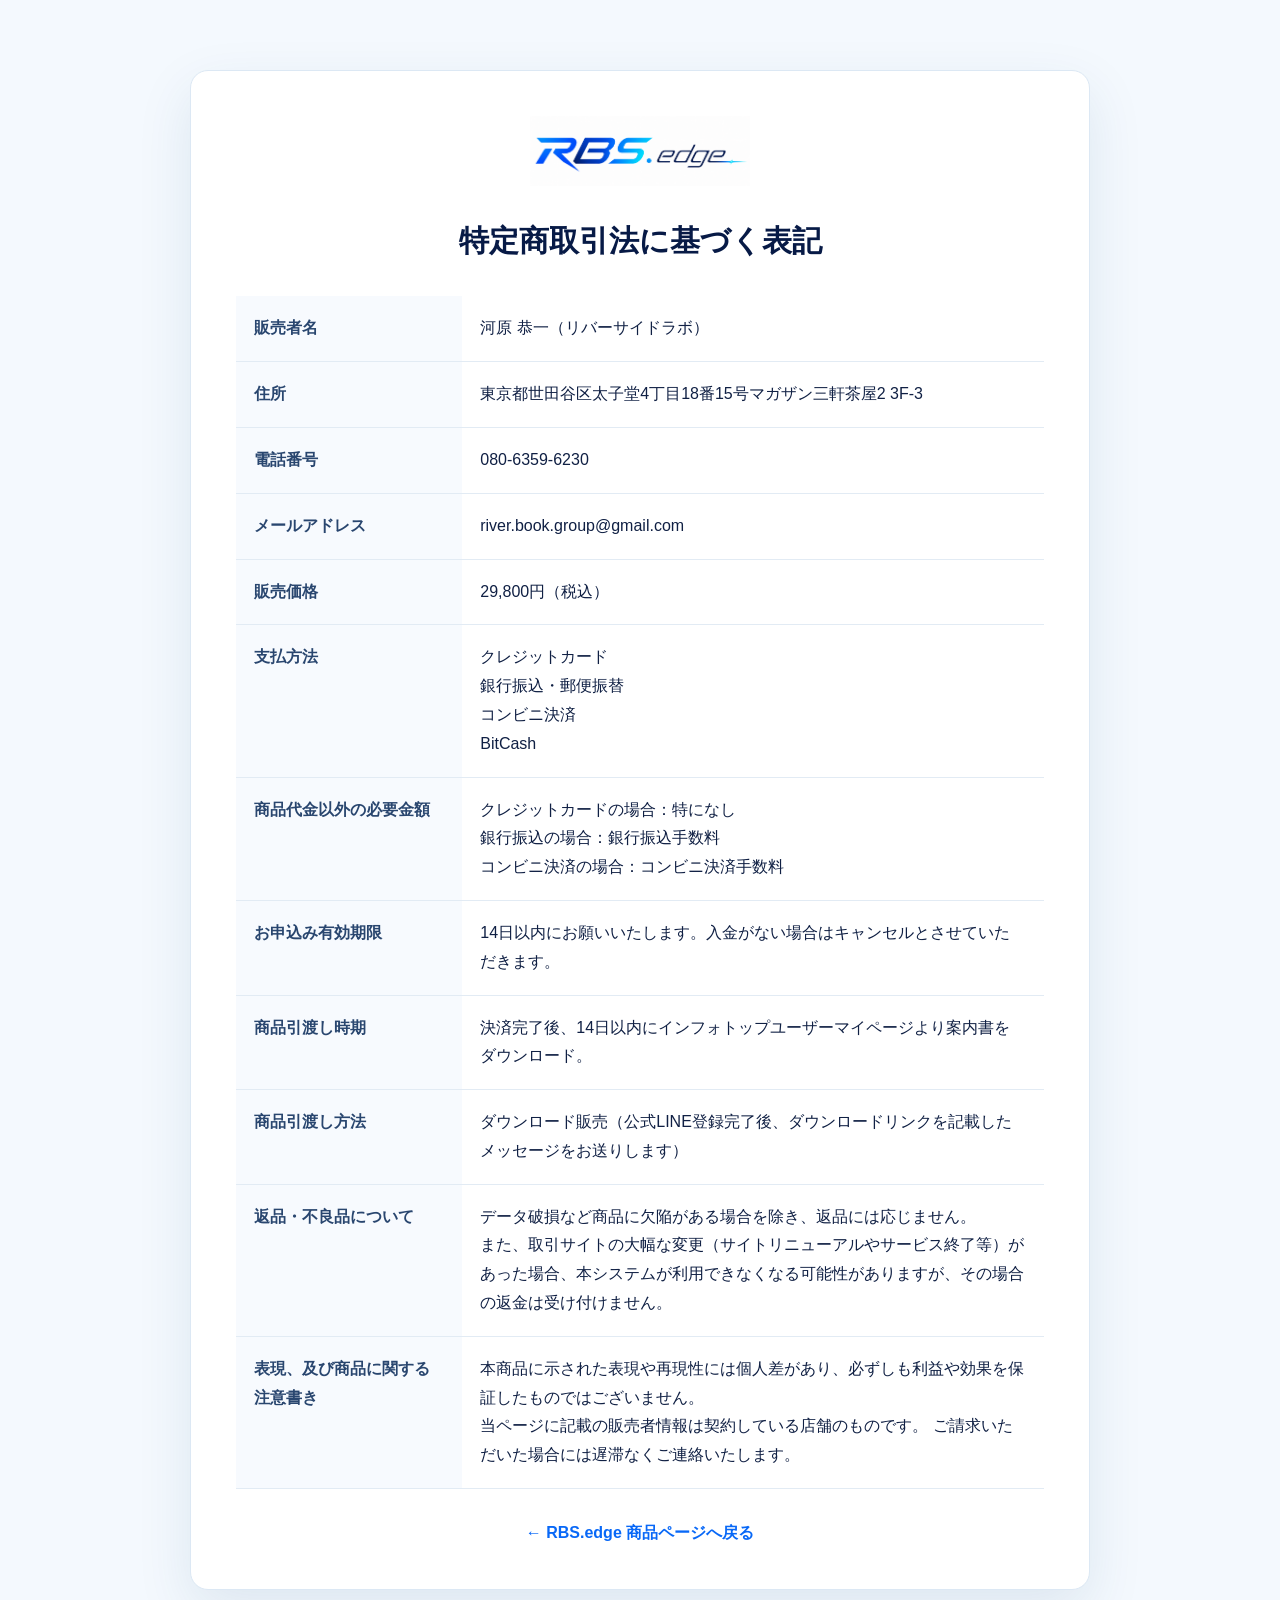
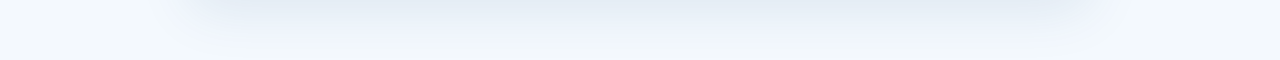
<file: legal.html>
<!doctype html>
<html lang="ja">
<head>
  <meta charset="UTF-8">
  <meta name="viewport" content="width=device-width, initial-scale=1.0">
  <meta name="robots" content="noindex">
  <title>特定商取引法に基づく表記 | RBS.edge</title>
  <link rel="icon" href="assets/logo.png" type="image/png">
  <link rel="stylesheet" href="styles.css">
  <style>
    .legal-page{min-height:100vh;padding:70px 20px;background:#f4f9fe}
    .legal-wrap{width:min(900px,100%);margin:auto;padding:45px;border:1px solid #dce8f4;border-radius:18px;background:#fff;box-shadow:0 20px 55px rgba(20,65,120,.1)}
    .legal-logo{width:220px;margin:0 auto 35px}
    .legal-wrap h1{margin:0 0 34px;color:#071a46;font-size:30px;text-align:center}
    .legal-table{width:100%;border-collapse:collapse;font-size:16px;line-height:1.8}
    .legal-table th,.legal-table td{padding:18px;border-bottom:1px solid #e2ebf4;text-align:left;vertical-align:top}
    .legal-table th{width:28%;color:#29466f;background:#f7fafe}
    .legal-back{display:flex;justify-content:center;margin-top:34px;color:#0868f7;font-size:16px;font-weight:700}
    @media(max-width:640px){.legal-page{padding:25px 12px}.legal-wrap{padding:28px 15px}.legal-table th,.legal-table td{display:block;width:100%;padding:12px}.legal-table td{padding-bottom:20px}.legal-wrap h1{font-size:23px}}
  </style>
</head>
<body>
  <main class="legal-page">
    <div class="legal-wrap">
      <img class="legal-logo" src="assets/logo.png" alt="RBS.edge">
      <h1>特定商取引法に基づく表記</h1>
      <table class="legal-table">
        <tbody>
          <tr><th>販売者名</th><td>河原 恭一（リバーサイドラボ）</td></tr>
          <tr><th>住所</th><td>東京都世田谷区太子堂4丁目18番15号マガザン三軒茶屋2 3F-3</td></tr>
          <!-- <tr><th>住所</th><td>石川県小松市島町ル108番地1</td></tr> -->
          <tr><th>電話番号</th><td>080-6359-6230</td></tr>
          <tr><th>メールアドレス</th><td><a href="mailto:river.book.group@gmail.com">river.book.group@gmail.com</a></td></tr>
          <tr><th>販売価格</th><td>29,800円（税込）</td></tr>
          <tr><th>支払方法</th><td>クレジットカード<br>銀行振込・郵便振替<br>コンビニ決済<br>BitCash</td></tr>
          <tr><th>商品代金以外の必要金額</th><td>クレジットカードの場合：特になし<br>銀行振込の場合：銀行振込手数料<br>コンビニ決済の場合：コンビニ決済手数料</td></tr>
          <tr><th>お申込み有効期限</th><td>14日以内にお願いいたします。入金がない場合はキャンセルとさせていただきます。</td></tr>
          <tr><th>商品引渡し時期</th><td>決済完了後、14日以内にインフォトップユーザーマイページより案内書をダウンロード。</td></tr>
          <tr><th>商品引渡し方法</th><td>ダウンロード販売（公式LINE登録完了後、ダウンロードリンクを記載したメッセージをお送りします）</td></tr>
          <tr><th>返品・不良品について</th><td>データ破損など商品に欠陥がある場合を除き、返品には応じません。<br>また、取引サイトの大幅な変更（サイトリニューアルやサービス終了等）があった場合、本システムが利用できなくなる可能性がありますが、その場合の返金は受け付けません。</td></tr>
          <tr><th>表現、及び商品に関する注意書き</th><td>本商品に示された表現や再現性には個人差があり、必ずしも利益や効果を保証したものではございません。<br>当ページに記載の販売者情報は契約している店舗のものです。
ご請求いただいた場合には遅滞なくご連絡いたします。</td></tr>
        </tbody>
      </table>
      <a class="legal-back" href="index.html">← RBS.edge 商品ページへ戻る</a>
    </div>
  </main>
  <!-- Cloudflare Web Analytics -->
  <script type="module" src="https://static.cloudflareinsights.com/beacon.min.js" data-cf-beacon='{"token": "950b5f69035c40e4a094d760af91b426"}'></script>
  <!-- End Cloudflare Web Analytics -->
</body>
</html>
</file>
<file: styles.css>
:root {
  --blue: #0868f7;
  --blue-dark: #0446d8;
  --cyan: #0ad3e8;
  --navy: #071a46;
  --navy-2: #0b2556;
  --ink: #102044;
  --muted: #64718c;
  --pale: #eef7ff;
  --line: #dce9f6;
  --green: #16c98d;
  --white: #fff;
  --shadow: 0 20px 60px rgba(22, 67, 126, .12);
}

* { box-sizing: border-box; }
html { scroll-behavior: smooth; }
body {
  margin: 0;
  color: var(--ink);
  background: #fff;
  font-family: "Noto Sans JP", "Yu Gothic", "Hiragino Kaku Gothic ProN", Arial, sans-serif;
  -webkit-font-smoothing: antialiased;
}
img { display: block; max-width: 100%; }
a { color: inherit; text-decoration: none; }
svg { fill: none; stroke: currentColor; stroke-linecap: round; stroke-linejoin: round; stroke-width: 1.8; }

.site-header {
  position: absolute;
  z-index: 20;
  top: 0;
  left: 50%;
  width: min(1180px, calc(100% - 48px));
  height: 90px;
  display: flex;
  align-items: center;
  transform: translateX(-50%);
  border-bottom: 1px solid rgba(30, 80, 145, .12);
}
.header-logo img { width: 174px; mix-blend-mode: multiply; }
.header-nav { display: flex; gap: 34px; margin-left: auto; margin-right: 32px; }
.header-nav a { color: #32496e; font-size: 16px; font-weight: 700; letter-spacing: .04em; }
.header-nav a:hover { color: var(--blue); }

.button {
  display: inline-flex;
  align-items: center;
  justify-content: center;
  gap: 18px;
  border-radius: 999px;
  font-weight: 800;
  letter-spacing: .02em;
  transition: transform .2s ease, box-shadow .2s ease, background .2s ease;
}
.button:hover { transform: translateY(-2px); }
.button-small {
  min-width: 128px;
  min-height: 44px;
  padding: 0 22px;
  color: #fff;
  background: linear-gradient(110deg, var(--blue-dark), #0798ff);
  box-shadow: 0 8px 20px rgba(8, 104, 247, .22);
  font-size: 16px;
}
.button-primary {
  color: #fff;
  background: linear-gradient(110deg, #0553ed, #08a8f7);
  box-shadow: 0 16px 36px rgba(5, 99, 239, .28);
}
.button-primary:hover { box-shadow: 0 20px 44px rgba(5, 99, 239, .38); }
.button svg { width: 22px; stroke-width: 2.5; }

.hero {
  position: relative;
  min-height: 920px;
  overflow: hidden;
  display: grid;
  place-items: center;
  padding: 130px 24px 100px;
  background:
    radial-gradient(circle at 18% 18%, rgba(0, 195, 255, .1), transparent 28%),
    radial-gradient(circle at 85% 26%, rgba(0, 109, 255, .11), transparent 30%),
    linear-gradient(145deg, #fff 18%, #f5fbff 62%, #eaf7ff);
}
.hero::before {
  content: "";
  position: absolute;
  inset: auto -10% -220px;
  height: 390px;
  background: #fff;
  border-radius: 50% 50% 0 0;
}
.chart-grid {
  position: absolute;
  inset: 90px 0 0;
  opacity: .32;
  background-image:
    linear-gradient(rgba(36, 129, 229, .08) 1px, transparent 1px),
    linear-gradient(90deg, rgba(36, 129, 229, .08) 1px, transparent 1px);
  background-size: 68px 68px;
  mask-image: linear-gradient(to bottom, transparent, #000 30%, transparent 85%);
}
.hero-chart { position: absolute; left: 0; bottom: 165px; width: 100%; height: 330px; stroke-width: 3; }
.chart-line { stroke: url(#chartLine); }
.chart-area { fill: url(#chartArea); stroke: none; }
.hero-content { position: relative; z-index: 2; width: min(100%, 980px); text-align: center; }
.eyebrow {
  display: inline-flex;
  align-items: center;
  gap: 12px;
  margin-bottom: 19px;
  color: var(--blue);
  font-size: 16px;
  font-weight: 800;
  letter-spacing: .16em;
}
.eyebrow span { width: 34px; height: 2px; background: var(--cyan); }
.hero-logo { width: min(610px, 84vw); margin: 0 auto 20px; mix-blend-mode: multiply; }
.hero h1 {
  margin: 0;
  color: var(--navy);
  font-size: clamp(36px, 5vw, 68px);
  line-height: 1.28;
  letter-spacing: -.055em;
}
.hero h1 span {
  display: block;
  margin-bottom: 10px;
  color: #19447d;
  font-size: .48em;
  letter-spacing: .04em;
}
.hero-lead {
  margin: 25px 0 30px;
  color: #61718d;
  font-size: 20px;
  line-height: 2;
}
.hero-lead strong { display: block; color: #263b61; font-size: 22px; }
.hero-lead i { padding: 0 6px; color: var(--blue); font-style: normal; }
.button-hero { min-width: 390px; min-height: 72px; padding: 0 36px; font-size: 20px; }
.hero-notes { display: flex; justify-content: center; gap: 0; margin-top: 28px; color: #62718c; font-size: 15px; }
.hero-notes span { padding: 0 20px; border-right: 1px solid #cbddec; }
.hero-notes span:last-child { border: 0; }
.hero-notes b { margin-right: 5px; color: var(--blue); }
.scroll-cue {
  position: absolute;
  z-index: 3;
  bottom: 28px;
  left: 50%;
  display: flex;
  flex-direction: column;
  align-items: center;
  gap: 8px;
  transform: translateX(-50%);
  color: #7190b5;
  font-size: 12px;
  letter-spacing: .24em;
}
.scroll-cue i { width: 1px; height: 35px; background: linear-gradient(var(--blue), transparent); }

.section { padding: 110px 24px; }
.section-inner { width: min(1160px, 100%); margin: 0 auto; }
.section-inner.narrow { width: min(1040px, 100%); }
.section-kicker {
  margin: 0 0 14px;
  color: var(--blue);
  font-size: 14px;
  font-weight: 900;
  letter-spacing: .28em;
  text-align: center;
}
.section-kicker::before, .section-kicker::after {
  content: "";
  display: inline-block;
  width: 22px;
  height: 1px;
  margin: 0 11px 4px;
  background: currentColor;
}
.section h2 {
  margin: 0;
  color: var(--navy);
  font-size: clamp(30px, 4vw, 46px);
  line-height: 1.35;
  letter-spacing: -.04em;
  text-align: center;
}
.section-intro {
  max-width: 680px;
  margin: 18px auto 54px;
  color: var(--muted);
  font-size: 18px;
  line-height: 1.9;
  text-align: center;
}
.features-intro { max-width: none; white-space: nowrap; }

.problem-section { background: #fff; }
.problem-list { display: grid; grid-template-columns: repeat(2, 1fr); gap: 16px; }
.problem-card {
  position: relative;
  min-height: 130px;
  overflow: hidden;
  display: flex;
  align-items: center;
  gap: 24px;
  padding: 26px 32px;
  border: 1px solid #e1edf8;
  border-radius: 14px;
  background: #fff;
  box-shadow: 0 10px 35px rgba(14, 69, 130, .06);
}
.problem-number {
  position: absolute;
  top: -9px;
  right: 13px;
  color: #edf5fc;
  font-size: 58px;
  font-weight: 900;
  letter-spacing: -.08em;
}
.problem-icon {
  flex: 0 0 60px;
  display: grid;
  width: 60px;
  height: 60px;
  place-items: center;
  border-radius: 50%;
  color: var(--blue);
  background: #edf7ff;
}
.problem-icon svg { width: 29px; }
.problem-card p { position: relative; margin: 0; color: #60708a; font-size: 17px; line-height: 1.8; }
.problem-card strong { display: block; color: var(--ink); font-size: 19px; }
.solution-line { display: flex; justify-content: center; align-items: center; gap: 13px; margin-top: 55px; font-size: 22px; font-weight: 700; }
.solution-line strong { color: var(--blue); font-size: 28px; font-style: italic; }

.features-section {
  position: relative;
  overflow: hidden;
  background: linear-gradient(180deg, #f2f9ff, #eaf6ff);
}
.features-section::before, .features-section::after {
  content: "";
  position: absolute;
  width: 400px;
  height: 400px;
  border: 1px solid rgba(39, 147, 239, .12);
  border-radius: 50%;
}
.features-section::before { top: -280px; left: -120px; }
.features-section::after { right: -170px; bottom: -300px; }
.feature-grid { position: relative; z-index: 1; display: grid; grid-template-columns: repeat(4, 1fr); gap: 16px; }
.feature-card {
  position: relative;
  min-height: 350px;
  overflow: hidden;
  padding: 36px 27px 30px;
  border: 1px solid rgba(194, 220, 243, .8);
  border-radius: 16px;
  background: rgba(255,255,255,.9);
  box-shadow: var(--shadow);
}
.feature-index { position: absolute; top: 18px; right: 20px; color: #d8eaff; font-size: 34px; font-weight: 900; }
.feature-icon {
  display: grid;
  width: 70px;
  height: 70px;
  margin-bottom: 28px;
  place-items: center;
  border-radius: 20px;
  color: #fff;
  background: linear-gradient(140deg, #0753eb, #18c7f5);
  box-shadow: 0 12px 25px rgba(9, 105, 234, .25);
}
.feature-icon.green { background: linear-gradient(140deg, #08a76f, #23df9f); box-shadow: 0 12px 25px rgba(13, 181, 124, .22); }
.feature-icon svg { width: 33px; }
.feature-card h3 { margin: 0 0 16px; color: var(--navy); font-size: 20px; line-height: 1.55; }
.feature-card h3 em { display: block; color: var(--blue); font-size: 28px; font-style: normal; }
.feature-card p { margin: 0; color: var(--muted); font-size: 16px; line-height: 1.85; }

.logic-section {
  position: relative;
  overflow: hidden;
  background: #fff;
}
.logic-section::before {
  content: "";
  position: absolute;
  top: 95px;
  left: 50%;
  width: min(1040px, 90%);
  height: 1px;
  transform: translateX(-50%);
  background: linear-gradient(90deg, transparent, #d5e9f8, transparent);
}
.logic-flow {
  display: grid;
  grid-template-columns: 1fr 52px 1fr 52px 1fr;
  align-items: center;
  gap: 0;
}
.logic-card {
  position: relative;
  min-height: 370px;
  overflow: hidden;
  padding: 38px 30px 32px;
  border: 1px solid #dceaf6;
  border-radius: 18px;
  background: linear-gradient(155deg, #fff, #f5faff);
  box-shadow: 0 18px 48px rgba(18, 67, 121, .09);
}
.logic-index {
  position: absolute;
  top: 14px;
  right: 18px;
  color: #e2effa;
  font-size: 48px;
  font-weight: 900;
  letter-spacing: -.08em;
}
.logic-icon {
  position: relative;
  display: grid;
  width: 68px;
  height: 68px;
  margin-bottom: 25px;
  place-items: center;
  border-radius: 19px;
  color: #fff;
  background: linear-gradient(140deg, #0753eb, #18c7f5);
  box-shadow: 0 12px 25px rgba(9, 105, 234, .22);
}
.logic-icon svg { width: 34px; }
.logic-label {
  margin: 0 0 9px !important;
  color: var(--blue) !important;
  font-size: 11px !important;
  font-weight: 900;
  letter-spacing: .16em;
}
.logic-card h3 { margin: 0 0 15px; color: var(--navy); font-size: 21px; line-height: 1.55; }
.logic-card > p:last-child { margin: 0; color: var(--muted); font-size: 15px; line-height: 1.9; }
.logic-connector { display: grid; place-items: center; }
.logic-connector span {
  display: grid;
  width: 34px;
  height: 34px;
  place-items: center;
  border: 1px solid #cfe3f4;
  border-radius: 50%;
  color: var(--blue);
  background: #fff;
  font-size: 20px;
  font-weight: 400;
  box-shadow: 0 7px 18px rgba(14, 80, 151, .08);
}
.logic-environment {
  display: grid;
  grid-template-columns: 72px 1fr;
  align-items: center;
  gap: 23px;
  margin-top: 24px;
  padding: 25px 30px;
  border: 1px solid #cfe5f5;
  border-radius: 16px;
  background: linear-gradient(100deg, #eef8ff, #f9fcff);
}
.logic-environment-icon {
  display: grid;
  width: 72px;
  height: 72px;
  place-items: center;
  border-radius: 50%;
  color: #fff;
  background: var(--navy);
}
.logic-environment-icon svg { width: 34px; }
.logic-environment span {
  display: block;
  margin-bottom: 5px;
  color: var(--blue);
  font-size: 11px;
  font-weight: 900;
  letter-spacing: .16em;
}
.logic-environment strong { color: var(--navy); font-size: 20px; line-height: 1.6; }
.logic-environment p { margin: 5px 0 0; color: var(--muted); font-size: 14px; line-height: 1.8; }
.user-settings {
  margin-top: 24px;
  padding: 32px;
  border: 1px solid #dceaf6;
  border-radius: 18px;
  background: #fff;
  box-shadow: 0 18px 48px rgba(18, 67, 121, .07);
}
.user-settings-heading { margin-bottom: 24px; text-align: center; }
.user-settings-heading > span {
  display: block;
  margin-bottom: 7px;
  color: var(--blue);
  font-size: 11px;
  font-weight: 900;
  letter-spacing: .16em;
}
.user-settings-heading h3 { margin: 0; color: var(--navy); font-size: 24px; line-height: 1.55; }
.user-settings-heading p { margin: 7px 0 0; color: var(--muted); font-size: 15px; }
.user-settings-grid { display: grid; grid-template-columns: repeat(2, 1fr); gap: 16px; }
.user-setting-item {
  display: grid;
  grid-template-columns: 52px 1fr;
  align-items: center;
  gap: 17px;
  padding: 22px;
  border: 1px solid #d9eafb;
  border-radius: 14px;
  background: linear-gradient(145deg, #f4faff, #fff);
}
.user-setting-number {
  display: grid;
  width: 52px;
  height: 52px;
  place-items: center;
  border-radius: 50%;
  color: #fff;
  background: linear-gradient(140deg, #0753eb, #18c7f5);
  font-size: 15px;
  font-weight: 900;
  box-shadow: 0 9px 20px rgba(9, 105, 234, .2);
}
.user-setting-item h4 { margin: 0 0 5px; color: var(--navy); font-size: 18px; line-height: 1.5; }
.user-setting-item p { margin: 0; color: var(--muted); font-size: 14px; line-height: 1.75; }
.logic-note {
  margin: 18px 0 0;
  color: #8793a7;
  font-size: 11px;
  line-height: 1.8;
  text-align: center;
}

.results-section {
  position: relative;
  overflow: hidden;
  color: #fff;
  background:
    radial-gradient(circle at 85% 12%, rgba(12, 160, 255, .17), transparent 25%),
    linear-gradient(150deg, #061632, #081f4d 62%, #062b62);
}
.results-section::before {
  content: "";
  position: absolute;
  inset: 0;
  opacity: .12;
  background-image:
    linear-gradient(rgba(255,255,255,.13) 1px, transparent 1px),
    linear-gradient(90deg, rgba(255,255,255,.13) 1px, transparent 1px);
  background-size: 70px 70px;
  mask-image: linear-gradient(to bottom, #000, transparent 85%);
}
.results-section .section-inner { position: relative; z-index: 1; }
.section-kicker.light { color: var(--cyan); }
.results-section h2 { color: #fff; }
.section-intro.light { color: #a8bad8; }
.backtest-panel {
  display: grid;
  grid-template-columns: .8fr 1.2fr;
  min-height: 390px;
  overflow: hidden;
  border: 1px solid rgba(110, 178, 255, .18);
  border-radius: 20px;
  background: rgba(4, 24, 60, .58);
  box-shadow: 0 30px 80px rgba(0,0,0,.25);
}
.backtest-copy { display: flex; flex-direction: column; justify-content: center; padding: 48px; }
.mini-label { color: #6e98d3; font-size: 13px; font-weight: 800; letter-spacing: .25em; }
.backtest-copy h3 { display: flex; align-items: flex-end; gap: 12px; margin: 8px 0 15px; }
.backtest-copy h3 strong {
  color: transparent;
  background: linear-gradient(135deg, #fff, #44dcff);
  -webkit-background-clip: text;
  background-clip: text;
  font-size: clamp(70px, 9vw, 112px);
  line-height: 1;
  letter-spacing: -.08em;
}
.backtest-copy h3 span { padding-bottom: 12px; color: #3fc9f5; font-size: 18px; font-weight: 800; letter-spacing: .18em; }
.backtest-copy p { margin: 0; color: #a9bddd; font-size: 17px; line-height: 1.9; }
.backtest-tags { display: flex; flex-wrap: wrap; gap: 7px; margin-top: 22px; }
.backtest-tags span { padding: 7px 11px; border: 1px solid rgba(72, 177, 240, .25); border-radius: 6px; color: #7ed6f7; font-size: 13px; }
.backtest-visual { position: relative; overflow: hidden; display: flex; align-items: flex-end; padding: 50px 35px 30px; background: linear-gradient(145deg, rgba(8, 53, 112, .45), rgba(7, 30, 71, .1)); }
.backtest-visual::before {
  content: "";
  position: absolute;
  inset: 0;
  opacity: .18;
  background-image:
    linear-gradient(rgba(95, 180, 255, .24) 1px, transparent 1px),
    linear-gradient(90deg, rgba(95, 180, 255, .24) 1px, transparent 1px);
  background-size: 50px 50px;
}
.backtest-visual svg { position: relative; z-index: 1; width: 100%; height: 230px; }
.result-line { fill: none; stroke: #35d2ff; stroke-width: 3; filter: drop-shadow(0 0 7px rgba(53, 210, 255, .5)); }
.result-area { fill: url(#resultArea); stroke: none; }
.chart-stat { position: absolute; z-index: 2; top: 28px; right: 30px; text-align: right; }
.chart-stat small { display: block; color: #7198cb; font-size: 13px; letter-spacing: .12em; }
.chart-stat b { color: #fff; font-size: 20px; }
.timeline { position: absolute; z-index: 2; right: 32px; bottom: 24px; left: 32px; display: flex; align-items: center; color: #7395c6; font-size: 11px; font-weight: 800; letter-spacing: .13em; }
.timeline i { flex: 1; height: 1px; margin: 0 11px; background: #27558a; }
.backtest-results {
  grid-column: 1 / -1;
  display: grid;
  grid-template-columns: 230px 1fr;
  align-items: center;
  gap: 30px;
  padding: 27px 34px;
  border-top: 1px solid rgba(110, 178, 255, .16);
  background: rgba(2, 17, 44, .5);
}
.backtest-results-heading span {
  display: block;
  margin-bottom: 7px;
  color: #42cef4;
  font-size: 10px;
  font-weight: 900;
  letter-spacing: .17em;
}
.backtest-results-heading strong { color: #fff; font-size: 19px; }
.backtest-results-heading b {
  display: inline-flex;
  align-items: baseline;
  gap: 4px;
  margin-top: 12px;
  padding: 7px 11px;
  border: 1px solid rgba(63, 210, 245, .4);
  border-radius: 7px;
  color: #d8f8ff;
  background: rgba(18, 169, 219, .12);
  font-size: 12px;
  line-height: 1;
}
.backtest-results-heading b em {
  color: #55dcff;
  font-size: 18px;
  font-style: normal;
}
.backtest-metrics {
  display: grid;
  grid-template-columns: repeat(4, 1fr);
  margin: 0;
}
.backtest-metrics > div {
  padding: 5px 22px;
  border-left: 1px solid rgba(110, 178, 255, .17);
}
.backtest-metrics dt {
  margin-bottom: 5px;
  color: #7f9cc4;
  font-size: 12px;
  font-weight: 700;
}
.backtest-metrics dd {
  margin: 0;
  color: #fff;
  font-family: Arial, sans-serif;
  font-size: 26px;
  font-weight: 800;
  letter-spacing: -.025em;
}
.backtest-metrics dd small {
  margin-left: 3px;
  color: #5fcff2;
  font-size: 13px;
}
.evidence-grid { display: grid; grid-template-columns: repeat(2, 1fr); gap: 18px; margin-top: 18px; }
.evidence-card { overflow: hidden; margin: 0; border: 1px solid rgba(110, 178, 255, .16); border-radius: 17px; background: rgba(5, 26, 64, .76); }
.evidence-wide { grid-column: 1 / -1; }
.image-wrap { height: 290px; overflow: hidden; background: #0b1730; }
.evidence-wide .image-wrap { height: 450px; }
.image-wrap img { width: 100%; height: 100%; object-fit: cover; }
.image-wrap.image-contain img { object-fit: contain; }
.image-wrap.dark { background: #262c36; }
.evidence-card figcaption { position: relative; display: flex; flex-direction: column; padding: 23px 25px 25px; }
.evidence-card figcaption span { margin-bottom: 7px; color: #45caef; font-size: 12px; font-weight: 900; letter-spacing: .18em; }
.evidence-card figcaption strong { font-size: 20px; }
.evidence-card figcaption small { margin-top: 7px; color: #8299bd; font-size: 14px; }
.operation-grid { grid-template-columns: 1fr; margin-top: 18px; }
.operation-card .operation-image {
  position: relative;
  height: auto;
  aspect-ratio: auto;
  display: block;
  padding: 0;
  background: #050b15;
}
.operation-card .operation-image img { display: block; width: 100%; height: auto; object-fit: contain; }
.evidence-gallery-block { margin-top: 75px; }
.gallery-heading {
  display: flex;
  align-items: flex-end;
  justify-content: space-between;
  gap: 35px;
  margin-bottom: 24px;
  padding-bottom: 20px;
  border-bottom: 1px solid rgba(99, 164, 231, .2);
}
.gallery-heading span {
  display: block;
  margin-bottom: 8px;
  color: #3ed0f6;
  font-size: 12px;
  font-weight: 900;
  letter-spacing: .18em;
}
.gallery-heading h3 { margin: 0; color: #fff; font-size: 28px; }
.gallery-heading p {
  max-width: 430px;
  margin: 0;
  color: #8ea5c8;
  font-size: 14px;
  line-height: 1.8;
  text-align: right;
}
.evidence-gallery { display: grid; grid-template-columns: repeat(2, minmax(0, 1fr)); gap: 18px; }
.gallery-card {
  overflow: hidden;
  border: 1px solid rgba(110, 178, 255, .16);
  border-radius: 16px;
  background: rgba(5, 26, 64, .76);
  transition: transform .2s ease, border-color .2s ease, box-shadow .2s ease;
}
.gallery-card:hover {
  transform: translateY(-3px);
  border-color: rgba(68, 204, 246, .5);
  box-shadow: 0 18px 45px rgba(0, 0, 0, .2);
}
.gallery-image {
  position: relative;
  height: 330px;
  overflow: hidden;
  display: grid;
  place-items: center;
  padding: 16px;
  background: #111b2c;
}
.gallery-image.dark { background: #252b34; }
.gallery-image.voice { height: 270px; background: #eef2f6; }
.gallery-image img { width: 100%; height: 100%; object-fit: contain; }
.zoom-label {
  position: absolute;
  right: 13px;
  bottom: 13px;
  padding: 7px 11px;
  border: 1px solid rgba(255, 255, 255, .25);
  border-radius: 999px;
  color: #fff;
  background: rgba(4, 18, 43, .78);
  font-size: 11px;
  font-weight: 700;
  backdrop-filter: blur(5px);
}
.gallery-card > strong {
  display: block;
  padding: 17px 20px 19px;
  color: #dce9fa;
  font-size: 15px;
}
.result-note { margin: 30px 0 0; color: #7e95b8; font-size: 13px; line-height: 1.7; text-align: center; }

.contents-section { background: #f4faff; }
.delivery-flow {
  display: grid;
  grid-template-columns: 1fr auto 1fr auto 1fr;
  align-items: center;
  gap: 14px;
  margin-bottom: 24px;
}
.delivery-step {
  min-height: 285px;
  padding: 30px 24px;
  border: 1px solid #d7e8f6;
  border-radius: 16px;
  background: #fff;
  box-shadow: 0 15px 40px rgba(20, 73, 130, .08);
  text-align: center;
}
.delivery-step > span {
  color: var(--blue);
  font-size: 13px;
  font-weight: 900;
  letter-spacing: .16em;
}
.delivery-icon {
  display: grid;
  width: 64px;
  height: 64px;
  margin: 20px auto;
  place-items: center;
  border-radius: 50%;
  color: #fff;
  background: linear-gradient(140deg, #0753eb, #18c7f5);
  box-shadow: 0 12px 24px rgba(5, 91, 231, .22);
}
.delivery-icon.line { background: var(--green); box-shadow: 0 12px 24px rgba(17, 192, 133, .22); }
.delivery-icon svg { width: 29px; }
.delivery-step h3 { margin: 0 0 13px; color: var(--navy); font-size: 18px; }
.delivery-step p { margin: 0; color: var(--muted); font-size: 15px; line-height: 1.8; }
.delivery-step p strong { color: var(--ink); }
.delivery-arrow { color: #81aee0; font-size: 25px; font-style: normal; font-weight: 300; }
.delivery-notice {
  display: flex;
  align-items: center;
  gap: 18px;
  margin-bottom: 90px;
  padding: 18px 22px;
  border: 1px solid #f0dfad;
  border-radius: 10px;
  color: #785e21;
  background: #fffaf0;
  font-size: 15px;
  line-height: 1.7;
}
.delivery-notice strong { flex: 0 0 auto; color: #a2740c; }
.package-kicker { margin-top: 0; }
.package-heading { font-size: clamp(28px, 3.5vw, 40px) !important; }
.package-grid { display: grid; grid-template-columns: repeat(3, 1fr); gap: 18px; }
.package-card {
  position: relative;
  min-height: 340px;
  overflow: hidden;
  padding: 38px 30px;
  border: 1px solid #dbeaf7;
  border-radius: 16px;
  background: #fff;
  box-shadow: 0 15px 40px rgba(20, 73, 130, .08);
  text-align: center;
}
.package-num { position: absolute; top: 15px; left: 18px; color: #dbeeff; font-size: 44px; font-weight: 900; letter-spacing: -.08em; }
.package-icon {
  position: relative;
  display: grid;
  width: 74px;
  height: 74px;
  margin: 15px auto 27px;
  place-items: center;
  border-radius: 50%;
  color: #fff;
  background: var(--blue);
  box-shadow: 0 12px 24px rgba(5, 91, 231, .24);
}
.package-icon.navy { background: var(--navy); }
.package-icon.line { background: var(--green); box-shadow: 0 12px 24px rgba(17, 192, 133, .22); }
.package-icon svg { width: 35px; }
.package-card h3 { margin: 0 0 14px; color: var(--navy); font-size: 19px; line-height: 1.6; }
.package-card p { margin: 0; color: var(--muted); font-size: 16px; line-height: 1.8; }

.message-section {
  position: relative;
  overflow: hidden;
  background:
    radial-gradient(circle at 90% 10%, rgba(26, 169, 255, .14), transparent 25%),
    linear-gradient(145deg, #061632, #082554);
}
.message-section::before {
  content: "";
  position: absolute;
  top: -180px;
  left: -120px;
  width: 420px;
  height: 420px;
  border: 1px solid rgba(75, 179, 255, .12);
  border-radius: 50%;
}
.message-section .section-inner { position: relative; z-index: 1; }
.message-section h2 { color: #fff; }
.message-card {
  position: relative;
  overflow: hidden;
  padding: 58px 64px 44px;
  border: 1px solid rgba(126, 193, 255, .18);
  border-radius: 20px;
  background: rgba(4, 21, 52, .72);
  box-shadow: 0 30px 80px rgba(0, 0, 0, .22);
}
.message-card::before {
  content: "“";
  position: absolute;
  top: -52px;
  right: 35px;
  color: rgba(49, 181, 255, .09);
  font-family: Georgia, serif;
  font-size: 220px;
  line-height: 1;
}
.message-heading {
  position: relative;
  margin-bottom: 38px;
  padding-bottom: 33px;
  border-bottom: 1px solid rgba(132, 183, 235, .17);
}
.message-heading span {
  display: block;
  margin-bottom: 12px;
  color: #3ed0f6;
  font-size: 12px;
  font-weight: 900;
  letter-spacing: .23em;
}
.message-heading strong {
  color: #fff;
  font-size: clamp(25px, 3.4vw, 39px);
  line-height: 1.55;
  letter-spacing: -.035em;
}
.message-body {
  column-count: 2;
  column-gap: 48px;
}
.message-body p {
  break-inside: avoid;
  margin: 0 0 22px;
  color: #b4c5df;
  font-size: 16px;
  line-height: 2.05;
}
.message-body strong { color: #fff; font-weight: 800; }
.message-sign {
  display: flex;
  align-items: center;
  justify-content: flex-end;
  gap: 16px;
  margin-top: 18px;
  padding-top: 25px;
  border-top: 1px solid rgba(132, 183, 235, .17);
  color: #7894bd;
  font-size: 13px;
}
.message-sign img { width: 155px; border-radius: 3px; }
.message-disclaimer {
  max-width: 850px;
  margin: 20px auto 0;
  color: #7189ac;
  font-size: 12px;
  line-height: 1.8;
  text-align: center;
}

.faq-section { background: #fff; }
.faq-list { display: grid; gap: 13px; }
.faq-item {
  overflow: hidden;
  border: 1px solid #dce9f5;
  border-radius: 14px;
  background: #fff;
  box-shadow: 0 10px 32px rgba(21, 71, 127, .06);
}
.faq-item summary {
  display: grid;
  grid-template-columns: 42px 1fr 22px;
  align-items: center;
  gap: 15px;
  min-height: 82px;
  padding: 18px 24px;
  cursor: pointer;
  list-style: none;
}
.faq-item summary::-webkit-details-marker { display: none; }
.faq-mark {
  display: grid;
  width: 42px;
  height: 42px;
  place-items: center;
  border-radius: 50%;
  color: #fff;
  background: linear-gradient(140deg, #0753eb, #18c7f5);
  font-family: Arial, sans-serif;
  font-size: 17px;
  font-weight: 900;
}
.faq-item summary strong { color: var(--navy); font-size: 18px; line-height: 1.6; }
.faq-item summary i {
  position: relative;
  width: 20px;
  height: 20px;
}
.faq-item summary i::before,
.faq-item summary i::after {
  content: "";
  position: absolute;
  top: 50%;
  left: 50%;
  width: 14px;
  height: 2px;
  border-radius: 2px;
  background: var(--blue);
  transform: translate(-50%, -50%);
  transition: transform .2s ease;
}
.faq-item summary i::after { transform: translate(-50%, -50%) rotate(90deg); }
.faq-item[open] summary i::after { transform: translate(-50%, -50%) rotate(0); }
.faq-item[open] summary { background: #f6fbff; }
.faq-answer {
  display: grid;
  grid-template-columns: 42px 1fr;
  gap: 15px;
  padding: 22px 24px 25px;
  border-top: 1px solid #e5eef7;
  background: #fbfdff;
}
.faq-answer .faq-mark { color: var(--blue); background: #e7f4ff; }
.faq-answer p { margin: 5px 0 0; color: #5e6e88; font-size: 16px; line-height: 1.9; }

.requirements-section { background: #edf7ff; }
.requirements-card {
  display: grid;
  grid-template-columns: repeat(5, 1fr);
  overflow: hidden;
  border: 1px solid #d2e5f5;
  border-radius: 18px;
  background: #fff;
  box-shadow: 0 18px 50px rgba(20, 73, 130, .1);
}
.requirement-item {
  min-height: 230px;
  padding: 30px 18px;
  border-right: 1px solid #e1edf7;
  text-align: center;
}
.requirement-item:last-child { border-right: 0; }
.requirement-icon {
  display: grid;
  width: 58px;
  height: 58px;
  margin: 0 auto 21px;
  place-items: center;
  border-radius: 17px;
  color: #fff;
  background: linear-gradient(140deg, #0753eb, #18c7f5);
  box-shadow: 0 10px 22px rgba(5, 91, 231, .2);
}
.requirement-icon svg { width: 28px; }
.requirement-item > span {
  display: block;
  margin-bottom: 10px;
  color: var(--blue);
  font-size: 13px;
  font-weight: 900;
  letter-spacing: .12em;
}
.requirement-item strong { color: var(--navy); font-size: 18px; line-height: 1.65; }
.requirement-item small { color: #6d7d96; font-size: 14px; font-weight: 500; }

.price-section { position: relative; overflow: hidden; padding-top: 145px; background: linear-gradient(180deg, #edf8ff, #fff); }
.price-wave {
  position: absolute;
  top: -260px;
  left: -5%;
  width: 110%;
  height: 390px;
  border-radius: 0 0 50% 50%;
  background: #fff;
}
.price-card {
  position: relative;
  max-width: 660px;
  margin: 50px auto 0;
  padding: 48px 54px 44px;
  border: 1px solid #cfe4f6;
  border-radius: 22px;
  background: #fff;
  box-shadow: 0 26px 70px rgba(19, 79, 145, .16);
  text-align: center;
}
.price-card::before {
  content: "";
  position: absolute;
  top: 0;
  right: 0;
  left: 0;
  height: 5px;
  border-radius: 22px 22px 0 0;
  background: linear-gradient(90deg, var(--blue), var(--cyan));
}
.price-badge {
  position: absolute;
  top: -16px;
  left: 50%;
  padding: 8px 22px;
  transform: translateX(-50%);
  border-radius: 999px;
  color: #fff;
  background: var(--navy);
  font-size: 14px;
  font-weight: 800;
}
.price-card > img { width: 250px; margin: 0 auto 17px; mix-blend-mode: multiply; }
.price-label { margin: 0; color: #657591; font-size: 16px; }
.price { display: flex; align-items: flex-end; justify-content: center; margin: 12px 0 25px; color: var(--navy); }
.price small { margin: 0 9px 15px 0; font-size: 14px; }
.price strong { font-size: 72px; line-height: 1; letter-spacing: -.07em; }
.price span { margin: 0 0 8px 6px; font-size: 20px; font-weight: 900; }
.included-list { display: flex; justify-content: center; gap: 19px; margin-bottom: 28px; color: #52627e; font-size: 14px; }
.included-list i { color: var(--blue); font-style: normal; font-weight: 900; }
.button-price { width: 100%; min-height: 70px; font-size: 20px; }
.payment-note { margin: 14px 0 0; color: #8491a7; font-size: 13px; }
.payment-cautions {
  max-width: 520px;
  margin: 10px auto 0;
  padding: 0;
  color: #8491a7;
  font-size: 13px;
  line-height: 1.75;
  list-style: none;
  text-align: center;
}
.payment-cautions li { margin: 0; }

.site-footer { padding: 70px 24px 30px; color: #94a7c6; background: #061735; }
.footer-inner { width: min(1100px, 100%); margin: 0 auto; }
.footer-inner > img { width: 190px; margin-bottom: 34px; border-radius: 4px; }
.footer-copy { padding: 25px 28px; border: 1px solid rgba(129, 163, 211, .14); border-radius: 10px; background: rgba(255,255,255,.025); }
.footer-copy h2 { margin: 0 0 12px; color: #d3def0; font-size: 16px; }
.footer-copy p { margin: 0; font-size: 13px; line-height: 1.9; }
.footer-links { display: flex; gap: 30px; margin-top: 28px; font-size: 14px; }
.footer-links a:hover { color: #fff; }
.copyright { margin: 50px 0 0; padding-top: 22px; border-top: 1px solid rgba(255,255,255,.08); font-size: 12px; text-align: center; }
.mobile-cta { display: none; }

.reveal { opacity: 1; transform: none; transition: opacity .65s ease, transform .65s ease; }
.reveal.is-visible { opacity: 1; transform: none; }

@media (max-width: 900px) {
  .header-nav { display: none; }
  .site-header { width: calc(100% - 32px); }
  .site-header .button-small { margin-left: auto; }
  .feature-grid { grid-template-columns: repeat(2, 1fr); }
  .feature-card { min-height: 320px; }
  .logic-flow { grid-template-columns: 1fr; gap: 13px; }
  .logic-card { min-height: 0; }
  .backtest-panel { grid-template-columns: 1fr; }
  .backtest-copy { padding: 40px; }
  .backtest-visual { min-height: 320px; }
  .evidence-wide .image-wrap { height: 360px; }
}

@media (max-width: 640px) {
  body { padding-bottom: 68px; }
  .site-header { height: 70px; }
  .header-logo img { width: 140px; }
  .site-header .button-small { display: none; }
  .hero { min-height: 790px; padding: 110px 19px 90px; }
  .hero-logo { width: 92vw; margin-bottom: 17px; }
  .eyebrow { font-size: 12px; letter-spacing: .12em; }
  .hero h1 { font-size: 34px; line-height: 1.33; }
  .hero h1 span { font-size: .46em; line-height: 1.65; }
  .hero-lead { margin: 20px 0 25px; font-size: 16px; line-height: 1.8; }
  .hero-lead strong { font-size: 17px; }
  .button-hero { width: 100%; min-width: 0; min-height: 64px; padding: 0 22px; font-size: 18px; }
  .hero-notes { flex-wrap: wrap; gap: 7px 0; }
  .hero-notes span { padding: 0 10px; font-size: 12px; }
  .section { padding: 82px 18px; }
  .section h2 { font-size: 29px; }
  .section-intro { margin-bottom: 38px; font-size: 16px; }
  .features-intro { white-space: normal; }
  .problem-list, .feature-grid, .package-grid, .evidence-grid, .delivery-flow { grid-template-columns: 1fr; }
  .problem-card { min-height: 112px; padding: 22px 20px; gap: 17px; }
  .problem-icon { flex-basis: 52px; width: 52px; height: 52px; }
  .problem-card p { font-size: 15px; }
  .problem-card strong { font-size: 17px; }
  .solution-line { flex-wrap: wrap; gap: 4px 8px; margin-top: 38px; font-size: 18px; text-align: center; }
  .solution-line strong { font-size: 23px; }
  .feature-card { min-height: 0; padding: 29px 25px; }
  .feature-icon { width: 60px; height: 60px; margin-bottom: 22px; }
  .feature-card h3 em { display: inline; margin-right: 4px; font-size: 23px; }
  .logic-flow { grid-template-columns: 1fr; gap: 13px; }
  .logic-card { min-height: 0; padding: 30px 24px; }
  .logic-connector span { width: 30px; height: 30px; font-size: 18px; }
  .logic-environment { grid-template-columns: 1fr; gap: 16px; padding: 25px 22px; }
  .logic-environment-icon { width: 60px; height: 60px; }
  .logic-environment strong { font-size: 17px; }
  .logic-environment p { font-size: 14px; }
  .user-settings { padding: 26px 20px; }
  .user-settings-heading h3 { font-size: 21px; }
  .user-settings-grid { grid-template-columns: 1fr; }
  .user-setting-item { grid-template-columns: 46px 1fr; padding: 19px 17px; }
  .user-setting-number { width: 46px; height: 46px; }
  .user-setting-item h4 { font-size: 17px; }
  .logic-note { font-size: 10px; text-align: left; }
  .backtest-copy { padding: 32px 25px; }
  .backtest-copy h3 strong { font-size: 82px; }
  .backtest-visual { min-height: 270px; padding: 30px 18px 25px; }
  .backtest-visual svg { height: 200px; }
  .backtest-results { grid-template-columns: 1fr; gap: 20px; padding: 26px 20px; }
  .backtest-metrics { grid-template-columns: repeat(2, 1fr); gap: 0; }
  .backtest-metrics > div { padding: 12px 10px; border-left: 0; border-top: 1px solid rgba(110, 178, 255, .17); }
  .backtest-metrics > div:nth-child(even) { border-left: 1px solid rgba(110, 178, 255, .17); }
  .backtest-metrics dd { font-size: 23px; }
  .evidence-wide { grid-column: auto; }
  .evidence-wide .image-wrap, .image-wrap { height: 230px; }
  .evidence-wide .image-wrap img { object-position: 65% center; }
  .operation-card .operation-image { height: auto; aspect-ratio: auto; }
  .evidence-gallery-block { margin-top: 58px; }
  .gallery-heading { align-items: flex-start; flex-direction: column; gap: 12px; }
  .gallery-heading h3 { font-size: 24px; }
  .gallery-heading p { font-size: 13px; text-align: left; }
  .evidence-gallery { grid-template-columns: 1fr; }
  .gallery-image { height: 280px; }
  .gallery-image.voice { height: 245px; }
  .gallery-card > strong { font-size: 14px; }
  .package-card { min-height: 0; padding: 34px 25px; }
  .delivery-step { min-height: 0; padding: 28px 22px; }
  .delivery-arrow { transform: rotate(90deg); text-align: center; }
  .delivery-notice { flex-direction: column; align-items: flex-start; gap: 5px; margin-bottom: 70px; }
  .message-card { padding: 38px 22px 28px; }
  .message-heading { margin-bottom: 28px; padding-bottom: 25px; }
  .message-heading strong { font-size: 24px; }
  .message-body { column-count: 1; }
  .message-body p { margin-bottom: 18px; font-size: 15px; line-height: 1.95; }
  .message-sign { flex-direction: column; align-items: flex-end; gap: 8px; }
  .message-sign img { width: 140px; }
  .faq-item summary { grid-template-columns: 36px 1fr 18px; gap: 11px; min-height: 74px; padding: 15px 14px; }
  .faq-mark { width: 36px; height: 36px; font-size: 15px; }
  .faq-item summary strong { font-size: 16px; }
  .faq-answer { grid-template-columns: 36px 1fr; gap: 11px; padding: 18px 14px 20px; }
  .faq-answer p { margin-top: 2px; font-size: 15px; }
  .requirements-card { grid-template-columns: 1fr; }
  .requirement-item {
    display: grid;
    grid-template-columns: 54px 72px 1fr;
    align-items: center;
    gap: 13px;
    min-height: 0;
    padding: 17px 18px;
    border-right: 0;
    border-bottom: 1px solid #e1edf7;
    text-align: left;
  }
  .requirement-item:last-child { border-bottom: 0; }
  .requirement-icon { width: 50px; height: 50px; margin: 0; border-radius: 14px; }
  .requirement-icon svg { width: 24px; }
  .requirement-item > span { margin: 0; font-size: 12px; }
  .requirement-item strong { font-size: 16px; }
  .price-section { padding-top: 105px; }
  .price-card { padding: 44px 19px 34px; }
  .price-card > img { width: 210px; }
  .price strong { font-size: 56px; }
  .included-list { flex-direction: column; gap: 8px; }
  .button-price { min-height: 64px; font-size: 18px; }
  .footer-links { flex-direction: column; gap: 14px; }
  .mobile-cta {
    position: fixed;
    z-index: 50;
    right: 0;
    bottom: 0;
    left: 0;
    display: flex;
    align-items: center;
    gap: 12px;
    padding: 9px 13px;
    border-top: 1px solid #d4e5f2;
    background: rgba(255,255,255,.96);
    box-shadow: 0 -8px 25px rgba(15, 53, 99, .12);
    backdrop-filter: blur(8px);
  }
  .mobile-cta div { flex: 1; }
  .mobile-cta small { display: block; color: #78869c; font-size: 11px; }
  .mobile-cta strong { color: var(--navy); font-size: 17px; }
  .mobile-cta .button { min-width: 145px; min-height: 48px; font-size: 16px; }
}

@media (prefers-reduced-motion: reduce) {
  html { scroll-behavior: auto; }
  *, *::before, *::after { transition-duration: .01ms !important; animation-duration: .01ms !important; }
  .reveal { opacity: 1; transform: none; }
}
</file>
